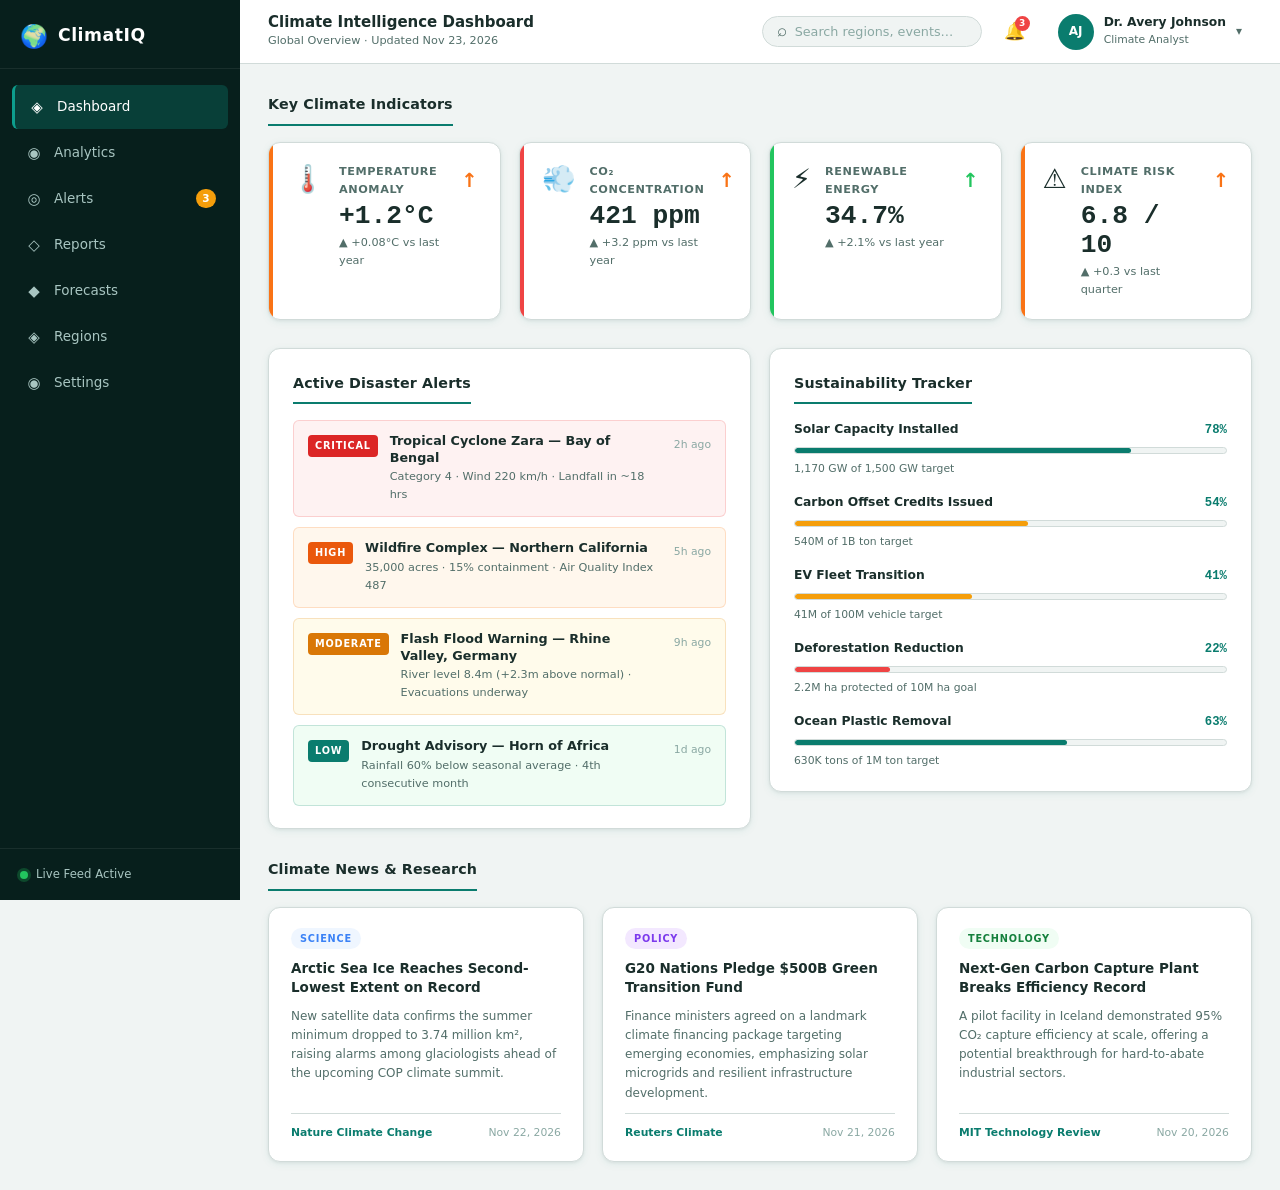
<file: Climate/index.html>
<!DOCTYPE html>
<html lang="en">
<head>
  <meta charset="UTF-8" />
  <meta name="viewport" content="width=device-width, initial-scale=1.0" />
  <title>Climate Intelligence Dashboard</title>
  <link rel="stylesheet" href="style.css" />
</head>
<body>

  <!-- ============================================================
       SIDEBAR NAVIGATION
  ============================================================ -->
  <aside class="sidebar">
    <div class="sidebar__logo">
      <span class="sidebar__logo-icon">🌍</span>
      <span class="sidebar__logo-text">ClimatIQ</span>
    </div>

    <nav class="sidebar__nav">
      <ul class="sidebar__nav-list">
        <li class="sidebar__nav-item sidebar__nav-item--active">
          <span class="nav-icon">◈</span>
          <span class="nav-label">Dashboard</span>
        </li>
        <li class="sidebar__nav-item">
          <span class="nav-icon">◉</span>
          <span class="nav-label">Analytics</span>
        </li>
        <li class="sidebar__nav-item">
          <span class="nav-icon">◎</span>
          <span class="nav-label">Alerts</span>
          <span class="nav-badge">3</span>
        </li>
        <li class="sidebar__nav-item">
          <span class="nav-icon">◇</span>
          <span class="nav-label">Reports</span>
        </li>
        <li class="sidebar__nav-item">
          <span class="nav-icon">◆</span>
          <span class="nav-label">Forecasts</span>
        </li>
        <li class="sidebar__nav-item">
          <span class="nav-icon">◈</span>
          <span class="nav-label">Regions</span>
        </li>
        <li class="sidebar__nav-item">
          <span class="nav-icon">◉</span>
          <span class="nav-label">Settings</span>
        </li>
      </ul>
    </nav>

    <div class="sidebar__footer">
      <div class="sidebar__status">
        <span class="status-dot status-dot--live"></span>
        <span class="status-label">Live Feed Active</span>
      </div>
    </div>
  </aside>

  <!-- ============================================================
       MAIN CONTENT WRAPPER
  ============================================================ -->
  <div class="main-wrapper">

    <!-- TOP NAVIGATION BAR -->
    <header class="topnav">
      <div class="topnav__left">
        <h1 class="topnav__title">Climate Intelligence Dashboard</h1>
        <span class="topnav__subtitle">Global Overview · Updated Nov 23, 2026</span>
      </div>

      <div class="topnav__right">
        <!-- Search -->
        <div class="topnav__search">
          <span class="search-icon">⌕</span>
          <input class="search-input" type="search" placeholder="Search regions, events…" />
        </div>

        <!-- Notification bell -->
        <div class="topnav__bell">
          <span class="bell-icon">🔔</span>
          <span class="bell-badge">3</span>
        </div>

        <!-- Admin profile -->
        <div class="topnav__profile">
          <div class="profile-avatar">AJ</div>
          <div class="profile-info">
            <span class="profile-name">Dr. Avery Johnson</span>
            <span class="profile-role">Climate Analyst</span>
          </div>
          <span class="profile-caret">▾</span>
        </div>
      </div>
    </header>

    <!-- ============================================================
         DASHBOARD CONTENT
    ============================================================ -->
    <main class="dashboard">

      <!-- ── SECTION: KPI CARDS ── -->
      <section class="section">
        <h2 class="section__title">Key Climate Indicators</h2>
        <div class="kpi-grid">

          <!-- KPI 1: Temperature Anomaly -->
          <div class="kpi-card kpi-card--warn">
            <div class="kpi-card__icon">🌡️</div>
            <div class="kpi-card__body">
              <span class="kpi-card__label">Temperature Anomaly</span>
              <span class="kpi-card__value">+1.2°C</span>
              <span class="kpi-card__meta">▲ +0.08°C vs last year</span>
            </div>
            <div class="kpi-card__trend kpi-card__trend--up">↑</div>
          </div>

          <!-- KPI 2: CO₂ Concentration -->
          <div class="kpi-card kpi-card--danger">
            <div class="kpi-card__icon">💨</div>
            <div class="kpi-card__body">
              <span class="kpi-card__label">CO₂ Concentration</span>
              <span class="kpi-card__value">421 ppm</span>
              <span class="kpi-card__meta">▲ +3.2 ppm vs last year</span>
            </div>
            <div class="kpi-card__trend kpi-card__trend--up">↑</div>
          </div>

          <!-- KPI 3: Renewable Energy Share -->
          <div class="kpi-card kpi-card--good">
            <div class="kpi-card__icon">⚡</div>
            <div class="kpi-card__body">
              <span class="kpi-card__label">Renewable Energy</span>
              <span class="kpi-card__value">34.7%</span>
              <span class="kpi-card__meta">▲ +2.1% vs last year</span>
            </div>
            <div class="kpi-card__trend kpi-card__trend--up kpi-card__trend--positive">↑</div>
          </div>

          <!-- KPI 4: Climate Risk Index -->
          <div class="kpi-card kpi-card--warn">
            <div class="kpi-card__icon">⚠️</div>
            <div class="kpi-card__body">
              <span class="kpi-card__label">Climate Risk Index</span>
              <span class="kpi-card__value">6.8 / 10</span>
              <span class="kpi-card__meta">▲ +0.3 vs last quarter</span>
            </div>
            <div class="kpi-card__trend kpi-card__trend--up">↑</div>
          </div>

        </div>
      </section>

      <!-- ── TWO-COLUMN ROW: ALERTS + SUSTAINABILITY ── -->
      <div class="two-col-grid">

        <!-- SECTION: DISASTER ALERTS -->
        <section class="section card">
          <h2 class="section__title">Active Disaster Alerts</h2>
          <ul class="alert-list">

            <li class="alert-item alert-item--critical">
              <span class="alert-item__level">CRITICAL</span>
              <div class="alert-item__body">
                <span class="alert-item__title">Tropical Cyclone Zara — Bay of Bengal</span>
                <span class="alert-item__detail">Category 4 · Wind 220 km/h · Landfall in ~18 hrs</span>
              </div>
              <span class="alert-item__time">2h ago</span>
            </li>

            <li class="alert-item alert-item--high">
              <span class="alert-item__level">HIGH</span>
              <div class="alert-item__body">
                <span class="alert-item__title">Wildfire Complex — Northern California</span>
                <span class="alert-item__detail">35,000 acres · 15% containment · Air Quality Index 487</span>
              </div>
              <span class="alert-item__time">5h ago</span>
            </li>

            <li class="alert-item alert-item--moderate">
              <span class="alert-item__level">MODERATE</span>
              <div class="alert-item__body">
                <span class="alert-item__title">Flash Flood Warning — Rhine Valley, Germany</span>
                <span class="alert-item__detail">River level 8.4m (+2.3m above normal) · Evacuations underway</span>
              </div>
              <span class="alert-item__time">9h ago</span>
            </li>

            <li class="alert-item alert-item--low">
              <span class="alert-item__level">LOW</span>
              <div class="alert-item__body">
                <span class="alert-item__title">Drought Advisory — Horn of Africa</span>
                <span class="alert-item__detail">Rainfall 60% below seasonal average · 4th consecutive month</span>
              </div>
              <span class="alert-item__time">1d ago</span>
            </li>

          </ul>
        </section>

        <!-- SECTION: SUSTAINABILITY TRACKER -->
        <section class="section card">
          <h2 class="section__title">Sustainability Tracker</h2>
          <ul class="tracker-list">

            <li class="tracker-item">
              <div class="tracker-item__header">
                <span class="tracker-item__label">Solar Capacity Installed</span>
                <span class="tracker-item__value">78%</span>
              </div>
              <div class="progress-bar">
                <div class="progress-bar__fill progress-bar__fill--high" style="width:78%"></div>
              </div>
              <span class="tracker-item__detail">1,170 GW of 1,500 GW target</span>
            </li>

            <li class="tracker-item">
              <div class="tracker-item__header">
                <span class="tracker-item__label">Carbon Offset Credits Issued</span>
                <span class="tracker-item__value">54%</span>
              </div>
              <div class="progress-bar">
                <div class="progress-bar__fill progress-bar__fill--mid" style="width:54%"></div>
              </div>
              <span class="tracker-item__detail">540M of 1B ton target</span>
            </li>

            <li class="tracker-item">
              <div class="tracker-item__header">
                <span class="tracker-item__label">EV Fleet Transition</span>
                <span class="tracker-item__value">41%</span>
              </div>
              <div class="progress-bar">
                <div class="progress-bar__fill progress-bar__fill--mid" style="width:41%"></div>
              </div>
              <span class="tracker-item__detail">41M of 100M vehicle target</span>
            </li>

            <li class="tracker-item">
              <div class="tracker-item__header">
                <span class="tracker-item__label">Deforestation Reduction</span>
                <span class="tracker-item__value">22%</span>
              </div>
              <div class="progress-bar">
                <div class="progress-bar__fill progress-bar__fill--low" style="width:22%"></div>
              </div>
              <span class="tracker-item__detail">2.2M ha protected of 10M ha goal</span>
            </li>

            <li class="tracker-item">
              <div class="tracker-item__header">
                <span class="tracker-item__label">Ocean Plastic Removal</span>
                <span class="tracker-item__value">63%</span>
              </div>
              <div class="progress-bar">
                <div class="progress-bar__fill progress-bar__fill--high" style="width:63%"></div>
              </div>
              <span class="tracker-item__detail">630K tons of 1M ton target</span>
            </li>

          </ul>
        </section>

      </div>

      <!-- ── SECTION: NEWS CARDS ── -->
      <section class="section">
        <h2 class="section__title">Climate News &amp; Research</h2>
        <div class="news-grid">

          <article class="news-card">
            <div class="news-card__tag news-card__tag--science">Science</div>
            <h3 class="news-card__title">Arctic Sea Ice Reaches Second-Lowest Extent on Record</h3>
            <p class="news-card__excerpt">New satellite data confirms the summer minimum dropped to 3.74 million km², raising alarms among glaciologists ahead of the upcoming COP climate summit.</p>
            <footer class="news-card__footer">
              <span class="news-card__source">Nature Climate Change</span>
              <span class="news-card__date">Nov 22, 2026</span>
            </footer>
          </article>

          <article class="news-card">
            <div class="news-card__tag news-card__tag--policy">Policy</div>
            <h3 class="news-card__title">G20 Nations Pledge $500B Green Transition Fund</h3>
            <p class="news-card__excerpt">Finance ministers agreed on a landmark climate financing package targeting emerging economies, emphasizing solar microgrids and resilient infrastructure development.</p>
            <footer class="news-card__footer">
              <span class="news-card__source">Reuters Climate</span>
              <span class="news-card__date">Nov 21, 2026</span>
            </footer>
          </article>

          <article class="news-card">
            <div class="news-card__tag news-card__tag--tech">Technology</div>
            <h3 class="news-card__title">Next-Gen Carbon Capture Plant Breaks Efficiency Record</h3>
            <p class="news-card__excerpt">A pilot facility in Iceland demonstrated 95% CO₂ capture efficiency at scale, offering a potential breakthrough for hard-to-abate industrial sectors.</p>
            <footer class="news-card__footer">
              <span class="news-card__source">MIT Technology Review</span>
              <span class="news-card__date">Nov 20, 2026</span>
            </footer>
          </article>

        </div>
      </section>

    </main>
    <!-- END DASHBOARD CONTENT -->

  </div>
  <!-- END MAIN WRAPPER -->

</body>
</html>
</file>
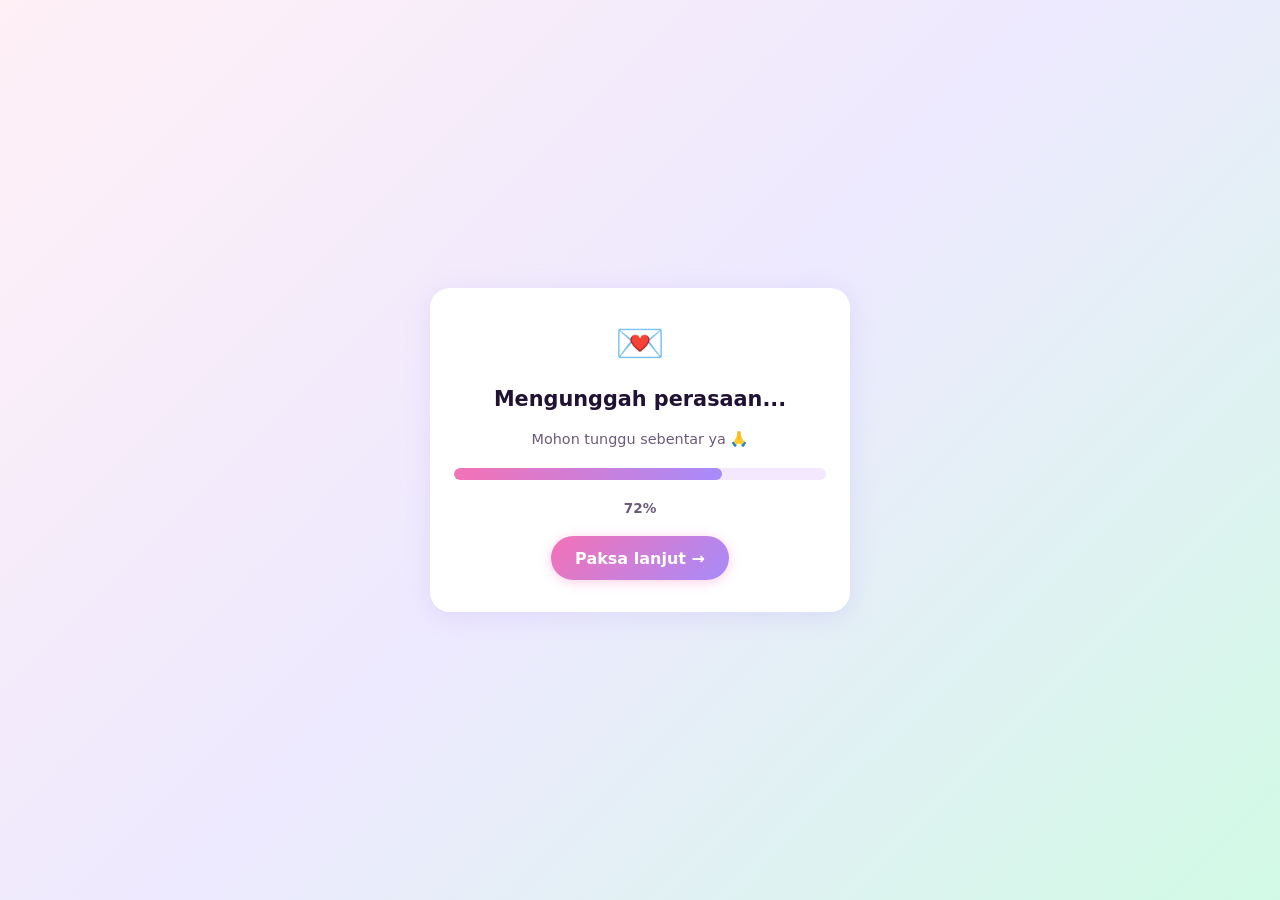
<file: Date/index.html>
<!DOCTYPE html>
<html lang="id">
<head>
  <meta charset="UTF-8" />
  <meta name="viewport" content="width=device-width, initial-scale=1.0" />
  <title>Mau Gak? 💌</title>
  <style>
    /* =========================================================
       CSS CUSTOM PROPERTIES
       ========================================================= */
    :root {
      --bg: #fff0f6;
      --surface: #fff;
      --accent: #f472b6;
      --accent2: #a78bfa;
      --accent3: #34d399;
      --text: #1f1235;
      --muted: #6b5b7b;
      --radius: 1.25rem;
      --shadow: 0 4px 24px rgba(167,139,250,.18);
      --transition: 0.35s cubic-bezier(.4,0,.2,1);
      --font: -apple-system, "Rounded Mplus 1c", "Nunito", ui-rounded, system-ui, sans-serif;
    }

    /* =========================================================
       RESET & BASE
       ========================================================= */
    *, *::before, *::after { box-sizing: border-box; margin: 0; padding: 0; }

    html, body {
      height: 100%;
      min-height: 100dvh;
    }

    body {
      font-family: var(--font);
      background: linear-gradient(135deg, #fff0f6 0%, #ede9fe 50%, #d1fae5 100%);
      background-attachment: fixed;
      color: var(--text);
      display: flex;
      align-items: center;
      justify-content: center;
      min-height: 100dvh;
      overflow-x: hidden;
    }

    /* =========================================================
       SCENE SYSTEM
       ========================================================= */
    section {
      position: fixed;
      inset: 0;
      display: flex;
      align-items: center;
      justify-content: center;
      padding: 1.25rem;
      opacity: 0;
      pointer-events: none;
      transition: opacity var(--transition);
      z-index: 1;
    }

    section[hidden] {
      display: none !important;
    }

    section.active {
      opacity: 1;
      pointer-events: auto;
    }

    @media (prefers-reduced-motion: reduce) {
      section { transition: none; }
    }

    /* =========================================================
       CARD BASE
       ========================================================= */
    .card {
      background: var(--surface);
      border-radius: var(--radius);
      box-shadow: var(--shadow);
      padding: 2rem 1.5rem;
      max-width: 420px;
      width: 100%;
      text-align: center;
    }

    /* =========================================================
       BUTTONS
       ========================================================= */
    .btn {
      display: inline-flex;
      align-items: center;
      justify-content: center;
      min-height: 44px;
      min-width: 44px;
      padding: 0.65rem 1.5rem;
      border: none;
      border-radius: 999px;
      font-family: var(--font);
      font-size: 1rem;
      font-weight: 700;
      cursor: pointer;
      transition: transform .15s, box-shadow .15s;
      text-decoration: none;
    }

    .btn:focus-visible {
      outline: 3px solid var(--accent2);
      outline-offset: 3px;
    }

    .btn:active { transform: scale(.96); }

    .btn-primary {
      background: linear-gradient(135deg, var(--accent), var(--accent2));
      color: #fff;
      box-shadow: 0 2px 12px rgba(244,114,182,.35);
    }

    .btn-primary:hover { box-shadow: 0 4px 20px rgba(244,114,182,.5); transform: translateY(-1px); }

    .btn-ghost {
      background: transparent;
      color: var(--muted);
      border: 1.5px solid #e5e7eb;
    }

    .btn-ghost:hover { background: #f3f4f6; }

    .btn-danger {
      background: linear-gradient(135deg, #f87171, #fb923c);
      color: #fff;
    }

    @media (prefers-reduced-motion: reduce) {
      .btn { transition: none; }
      .btn:active { transform: none; }
      .btn-primary:hover { transform: none; }
    }

    /* =========================================================
       SCENE 1 — LOADING
       ========================================================= */
    #scene1 .card { gap: 1.25rem; display: flex; flex-direction: column; align-items: center; }

    .loading-title { font-size: 1.3rem; font-weight: 800; color: var(--text); }
    .loading-sub { font-size: .9rem; color: var(--muted); }

    .progress-wrap {
      width: 100%;
      height: 12px;
      background: #f3e8ff;
      border-radius: 999px;
      overflow: hidden;
    }

    .progress-bar {
      height: 100%;
      width: 0%;
      background: linear-gradient(90deg, var(--accent), var(--accent2));
      border-radius: 999px;
      transition: width .4s ease;
    }

    @media (prefers-reduced-motion: reduce) {
      .progress-bar { transition: none; }
    }

    .progress-label { font-size: .85rem; color: var(--muted); font-weight: 600; }

    /* =========================================================
       SCENE 2 — WRAPPED
       ========================================================= */
    #scene2 .card { overflow: hidden; padding: 0; position: relative; }

    .wrapped-viewport {
      width: 100%;
      overflow: hidden;
      touch-action: pan-y;
    }

    .wrapped-track {
      display: flex;
      transition: transform .35s cubic-bezier(.4,0,.2,1);
      will-change: transform;
    }

    @media (prefers-reduced-motion: reduce) {
      .wrapped-track { transition: none; }
    }

    .wrapped-slide {
      flex: 0 0 100%;
      padding: 2rem 1.5rem 1.5rem;
      display: flex;
      flex-direction: column;
      align-items: center;
      gap: .75rem;
      min-height: 300px;
    }

    .wrapped-emoji { font-size: 3rem; line-height: 1; }
    .wrapped-label { font-size: .8rem; text-transform: uppercase; letter-spacing: .1em; color: var(--muted); font-weight: 700; }
    .wrapped-value { font-size: 2.5rem; font-weight: 900; color: var(--text); line-height: 1.1; }
    .wrapped-desc { font-size: .95rem; color: var(--muted); }

    .wrapped-nav {
      display: flex;
      align-items: center;
      justify-content: space-between;
      padding: .75rem 1rem;
      border-top: 1px solid #f3e8ff;
      gap: .5rem;
    }

    .wrapped-dots {
      display: flex;
      gap: .4rem;
      align-items: center;
    }

    .dot {
      width: 8px; height: 8px;
      border-radius: 50%;
      background: #e5e7eb;
      transition: background .2s, transform .2s;
    }

    .dot.active { background: var(--accent); transform: scale(1.3); }

    @media (prefers-reduced-motion: reduce) {
      .dot { transition: none; }
      .dot.active { transform: none; }
    }

    .arrow-btn {
      width: 36px; height: 36px; min-width: 44px; min-height: 44px;
      border-radius: 50%;
      border: 1.5px solid #e5e7eb;
      background: #fff;
      cursor: pointer;
      font-size: 1.1rem;
      display: flex; align-items: center; justify-content: center;
      transition: background .15s;
    }

    .arrow-btn:hover { background: #f9fafb; }
    .arrow-btn:focus-visible { outline: 3px solid var(--accent2); outline-offset: 2px; }
    .arrow-btn:disabled { opacity: .35; cursor: default; }

    /* =========================================================
       SCENE 3 — QUESTION
       ========================================================= */
    #scene3 .card { gap: 1.25rem; display: flex; flex-direction: column; align-items: center; }

    .question-text {
      font-size: 1.5rem;
      font-weight: 900;
      line-height: 1.3;
      color: var(--text);
    }

    .question-sub { font-size: .95rem; color: var(--muted); }

    .question-btns {
      display: flex;
      gap: 1rem;
      flex-wrap: wrap;
      justify-content: center;
      width: 100%;
      margin-top: .5rem;
      position: relative;
    }

    /* =========================================================
       SCENE 4 — DODGE BUTTON (positioned absolutely via JS)
       ========================================================= */
    #btn-no {
      position: fixed;
      z-index: 10;
      transition: left .25s cubic-bezier(.4,0,.2,1), top .25s cubic-bezier(.4,0,.2,1);
    }

    @media (prefers-reduced-motion: reduce) {
      #btn-no { transition: none; }
    }

    .rejection-msg {
      background: var(--surface);
      border-radius: var(--radius);
      box-shadow: var(--shadow);
      padding: 2rem 1.5rem;
      max-width: 360px;
      width: 90%;
      text-align: center;
      display: flex;
      flex-direction: column;
      gap: 1rem;
      align-items: center;
      position: fixed;
      top: 50%;
      left: 50%;
      transform: translate(-50%, -50%);
      z-index: 20;
    }

    .rejection-msg p { font-size: 1.1rem; font-weight: 700; color: var(--text); }
    .rejection-msg span { font-size: .9rem; color: var(--muted); }

    /* =========================================================
       SCENE 5 — YES / CONFETTI / TICKET
       ========================================================= */
    #scene5 .card { gap: 1.25rem; display: flex; flex-direction: column; align-items: center; }

    #confetti-canvas {
      position: fixed;
      inset: 0;
      pointer-events: none;
      z-index: 50;
    }

    .ticket-title { font-size: 1.5rem; font-weight: 900; color: var(--text); }
    .ticket-sub { font-size: .9rem; color: var(--muted); }

    .ticket-form {
      width: 100%;
      display: flex;
      flex-direction: column;
      gap: .85rem;
      margin-top: .5rem;
    }

    .ticket-form label {
      font-size: .85rem;
      font-weight: 700;
      color: var(--muted);
      text-align: left;
      display: block;
      margin-bottom: .2rem;
    }

    .ticket-form select,
    .ticket-form input[type="date"] {
      width: 100%;
      padding: .6rem .85rem;
      border: 1.5px solid #e5e7eb;
      border-radius: .75rem;
      font-family: var(--font);
      font-size: 1rem;
      color: var(--text);
      background: #fafafa;
      outline: none;
      min-height: 44px;
    }

    .ticket-form select:focus,
    .ticket-form input[type="date"]:focus {
      border-color: var(--accent2);
      box-shadow: 0 0 0 3px rgba(167,139,250,.18);
    }

    .error-inline {
      font-size: .85rem;
      color: #dc2626;
      font-weight: 600;
      text-align: left;
    }

    /* =========================================================
       ARIA LIVE REGION
       ========================================================= */
    .sr-only {
      position: absolute;
      width: 1px; height: 1px;
      padding: 0; margin: -1px;
      overflow: hidden;
      clip: rect(0,0,0,0);
      white-space: nowrap;
      border: 0;
    }
  </style>
</head>
<body>

<!-- ARIA live region for screen reader announcements -->
<div id="live-region" aria-live="polite" aria-atomic="true" class="sr-only"></div>

<!-- =========================================================
     SCENE 1 — LOADING
     ========================================================= -->
<section id="scene1" aria-label="Memuat perasaan">
  <div class="card">
    <div style="font-size:2.5rem" aria-hidden="true">💌</div>
    <p class="loading-title" id="s1-title">Mengunggah perasaan...</p>
    <p class="loading-sub" id="s1-sub">Mohon tunggu sebentar ya 🙏</p>
    <div class="progress-wrap" role="progressbar" aria-valuenow="0" aria-valuemin="0" aria-valuemax="100" id="s1-progress-wrap">
      <div class="progress-bar" id="s1-bar"></div>
    </div>
    <p class="progress-label" id="s1-pct">0%</p>
    <button id="btn-force" class="btn btn-primary" hidden
      aria-label="Paksa lanjut ke halaman berikutnya">
      Paksa lanjut →
    </button>
  </div>
</section>

<!-- =========================================================
     SCENE 2 — WRAPPED
     ========================================================= -->
<section id="scene2" hidden aria-label="Statistik perasaan">
  <div class="card">
    <div class="wrapped-viewport" id="wrapped-viewport">
      <div class="wrapped-track" id="wrapped-track" aria-live="polite">
        <!-- slides inserted by JS -->
      </div>
    </div>
    <div class="wrapped-nav">
      <button class="arrow-btn" id="btn-prev" aria-label="Kartu sebelumnya">‹</button>
      <div class="wrapped-dots" id="wrapped-dots" role="tablist" aria-label="Navigasi kartu"></div>
      <button class="arrow-btn" id="btn-next" aria-label="Kartu selanjutnya">›</button>
    </div>
  </div>
</section>

<!-- =========================================================
     SCENE 3 — QUESTION
     ========================================================= -->
<section id="scene3" hidden aria-label="Pertanyaan">
  <div class="card">
    <div style="font-size:2.5rem" aria-hidden="true">🥺</div>
    <p class="question-text" id="s3-question"></p>
    <p class="question-sub" id="s3-sub"></p>
    <div class="question-btns" id="question-btns">
      <button id="btn-yes" class="btn btn-primary" style="font-size:1.1rem;padding:.75rem 2rem">
        Mau ✨
      </button>
      <!-- btn-no injected fixed-positioned by JS -->
    </div>
  </div>
</section>

<!-- =========================================================
     SCENE 4 — REJECTION MESSAGE (overlay inside scene3)
     ========================================================= -->
<!-- Rendered dynamically as overlay, see JS -->

<!-- =========================================================
     SCENE 5 — YES / DATE TICKET
     ========================================================= -->
<section id="scene5" hidden aria-label="Tiket kencan">
  <canvas id="confetti-canvas" aria-hidden="true"></canvas>
  <div class="card" id="ticket-card">
    <div style="font-size:2.5rem" aria-hidden="true">🎉</div>
    <p class="ticket-title" id="s5-title"></p>
    <p class="ticket-sub" id="s5-sub"></p>
    <div class="ticket-form">
      <div>
        <label for="select-place">Tempat kencan</label>
        <select id="select-place" aria-required="true">
          <!-- options inserted by JS -->
        </select>
      </div>
      <div>
        <label for="input-date">Tanggal</label>
        <input type="date" id="input-date" aria-required="true" />
        <p class="error-inline" id="date-error" hidden aria-live="assertive"></p>
      </div>
      <button id="btn-wa" class="btn btn-primary" style="margin-top:.25rem">
        Konfirmasi via WhatsApp 💬
      </button>
    </div>
  </div>
</section>

<script>
/* =========================================================
   CONFIG — satu-satunya sumber semua teks & konfigurasi
   ========================================================= */
const CONFIG = {
  /* Personalisasi default (di-override oleh URL params) */
  defaultTo:   "kamu",
  defaultFrom: "aku",

  /* Nomor WhatsApp format internasional (tanpa + dan tanpa 0 di depan) */
  phone: "62812345678",

  /* Kartu Wrapped — 4 kartu statistik palsu yang lucu */
  wrappedCards: [
    {
      emoji: "😳",
      label: "Jumlah kali kamu kepikiran",
      value: "1.247×",
      desc: "dalam 30 hari terakhir"
    },
    {
      emoji: "🕐",
      label: "Total waktu yang dihabiskan",
      value: "47 jam",
      desc: "cuma buat stalking story kamu"
    },
    {
      emoji: "💬",
      label: "Pesan yang ditulis tapi nggak jadi dikirim",
      value: "83 draft",
      desc: "semuanya bilang 'aku suka kamu'"
    },
    {
      emoji: "💖",
      label: "Tingkat perasaan",
      value: "9.9 / 10",
      desc: "data ini beneran akurat, percaya deh"
    }
  ],

  /* Label tombol di kartu terakhir Wrapped */
  wrappedLastBtnLabel: "Lanjut ke bagian penting →",

  /* Label tombol navigasi Wrapped */
  wrappedBtnNext: "›",
  wrappedBtnPrev: "‹",

  /* Teks scene 3 */
  questionText: ", mau jadi pacar aku?",   /* diprefiks oleh nama `to` */
  questionSub:  "Jujur aja ya, nggak apa-apa kok 🤍",

  /* Label tombol utama */
  btnYesLabel:   "Mau ✨",
  btnNoLabel:    "Nggak dulu",

  /* Label dodge — tepat 5 item, satu per kabur */
  dodgeLabels: [
    "Yakin? 👀",
    "Coba lagi 😅",
    "Hampir... 🫣",
    "Dikit lagi 🥹",
    "Oke, jujur aja 😇"
  ],

  /* Pesan penolakan setelah 5 kali kabur */
  rejectionMsg:    "Makasih udah jujur 🙏",
  rejectionSub:    "Kita tetep temenan ya. Nggak ada yang berubah kok, tenang aja.",
  rejectionClose:  "Tutup",

  /* Scene 5 */
  yesTitle:       ", makasih ya! 🥹",    /* diprefiks oleh nama `to` */
  yesSub:         "Yuk, atur kencan pertama kita:",
  places:         ["Ngopi bareng ☕", "Nonton film 🎬", "Mie ayam dulu 🍜", "Jalan-jalan sore 🌇", "Main board game 🎲"],
  placeDefault:   "-- Pilih tempat --",
  confirmBtn:     "Konfirmasi via WhatsApp 💬",
  errorNoDate:    "Tanggal kencannya belum dipilih nih, isi dulu ya 📅",
  waMessage:      (to, from, place, date) =>
    `Halo! Ini dari ${from} 💌\n${to} udah setuju buat kencan!\n\n📍 Tempat: ${place}\n📅 Tanggal: ${date}\n\nSampai ketemu ya! 🎉`,

  /* Loading scene */
  loadingTitle: "Mengunggah perasaan...",
  loadingSub:   "Mohon tunggu sebentar ya 🙏",
  forceBtnLabel: "Paksa lanjut →",
};

/* =========================================================
   STATE
   ========================================================= */
const STATE = {
  currentScene: 0,     /* 1-indexed */
  to:   CONFIG.defaultTo,
  from: CONFIG.defaultFrom,
  wrappedIndex: 0,
  dodgeCount: 0,       /* satu-satunya sumber kebenaran kabur */
  dodgeDebounce: false,
  rejectionShown: false,
};

/* =========================================================
   HELPERS
   ========================================================= */
function announce(msg) {
  const el = document.getElementById("live-region");
  if (el) { el.textContent = ""; setTimeout(() => { el.textContent = msg; }, 50); }
}

function formatDate(isoStr) {
  if (!isoStr) return "";
  const [y, m, d] = isoStr.split("-");
  const months = ["Januari","Februari","Maret","April","Mei","Juni",
                  "Juli","Agustus","September","Oktober","November","Desember"];
  return `${parseInt(d)} ${months[parseInt(m)-1]} ${y}`;
}

/* =========================================================
   goToScene — satu-satunya cara berpindah scene
   ========================================================= */
function goToScene(n) {
  try {
    const prev = document.getElementById("scene" + STATE.currentScene);
    if (prev) {
      prev.classList.remove("active");
      /* sembunyikan setelah transisi selesai — pakai setTimeout, bukan transitionend */
      setTimeout(() => { if (prev) prev.setAttribute("hidden", ""); }, 400);
    }

    STATE.currentScene = n;
    const next = document.getElementById("scene" + n);
    if (!next) { console.error("[goToScene] scene tidak ditemukan:", n); return; }

    next.removeAttribute("hidden");
    /* Delay satu frame supaya transisi opacity berjalan */
    requestAnimationFrame(() => {
      requestAnimationFrame(() => {
        next.classList.add("active");
        announce("Halaman " + n + " ditampilkan");
      });
    });

    /* Inisialisasi scene */
    if (n === 1) initScene1();
    if (n === 2) initScene2();
    if (n === 3) initScene3();
    if (n === 5) initScene5();
  } catch (e) {
    console.error("[goToScene] error:", e);
  }
}

/* =========================================================
   URL PARAMS — baca ?to=, ?from=, ?scene=
   ========================================================= */
(function parseParams() {
  try {
    const p = new URLSearchParams(window.location.search);
    if (p.get("to"))   STATE.to   = p.get("to").trim()   || CONFIG.defaultTo;
    if (p.get("from")) STATE.from = p.get("from").trim() || CONFIG.defaultFrom;
  } catch (e) { console.error("[parseParams]", e); }
})();

/* =========================================================
   SCENE 1 — LOADING
   ========================================================= */
function initScene1() {
  try {
    const bar    = document.getElementById("s1-bar");
    const pct    = document.getElementById("s1-pct");
    const wrap   = document.getElementById("s1-progress-wrap");
    const title  = document.getElementById("s1-title");
    const sub    = document.getElementById("s1-sub");
    const forceBtn = document.getElementById("btn-force");

    /* Pastikan teks dari CONFIG */
    title.textContent = CONFIG.loadingTitle;
    sub.textContent   = CONFIG.loadingSub;
    forceBtn.textContent = CONFIG.forceBtnLabel;
    forceBtn.setAttribute("hidden", "");

    /* Animasi progress bar kosmetik — naik ke 99%, macet di sana */
    let current = 0;
    const target = 99;
    const steps = [
      { to: 30, delay: 300 },
      { to: 55, delay: 600 },
      { to: 72, delay: 900 },
      { to: 85, delay: 1200 },
      { to: 92, delay: 1800 },
      { to: 99, delay: 2800 },
    ];

    steps.forEach(({ to, delay }) => {
      setTimeout(() => {
        bar.style.width = to + "%";
        pct.textContent = to + "%";
        wrap.setAttribute("aria-valuenow", to);
      }, delay);
    });

    /* ✅ (a) Tombol "Paksa lanjut" muncul 4 detik setelah load
       Sepenuhnya independen dari progress bar, animasi CSS, atau rAF */
    setTimeout(() => {
      forceBtn.removeAttribute("hidden");
      forceBtn.focus();
      announce(CONFIG.forceBtnLabel + " — tekan untuk melanjutkan");
    }, 4000);

    /* Klik tombol → scene 2 */
    forceBtn.onclick = () => goToScene(2);

  } catch (e) { console.error("[initScene1]", e); }
}

/* =========================================================
   SCENE 2 — WRAPPED
   ========================================================= */
function initScene2() {
  try {
    const track    = document.getElementById("wrapped-track");
    const dotsWrap = document.getElementById("wrapped-dots");
    const btnPrev  = document.getElementById("btn-prev");
    const btnNext  = document.getElementById("btn-next");
    const cards    = CONFIG.wrappedCards;
    const total    = cards.length;

    /* Build slides */
    track.innerHTML = "";
    dotsWrap.innerHTML = "";

    cards.forEach((c, i) => {
      const slide = document.createElement("div");
      slide.className = "wrapped-slide";
      slide.setAttribute("role", "tabpanel");
      slide.id = "wrapped-slide-" + i;

      const emoji = document.createElement("div");
      emoji.className = "wrapped-emoji";
      emoji.setAttribute("aria-hidden", "true");
      emoji.textContent = c.emoji;

      const label = document.createElement("p");
      label.className = "wrapped-label";
      label.textContent = c.label;

      const value = document.createElement("p");
      value.className = "wrapped-value";
      value.textContent = c.value;

      const desc = document.createElement("p");
      desc.className = "wrapped-desc";
      desc.textContent = c.desc;

      slide.append(emoji, label, value, desc);

      /* Kartu terakhir punya tombol lanjut */
      if (i === total - 1) {
        const btn = document.createElement("button");
        btn.className = "btn btn-primary";
        btn.style.marginTop = ".75rem";
        btn.textContent = CONFIG.wrappedLastBtnLabel;
        btn.onclick = () => goToScene(3);
        slide.append(btn);
      }

      track.append(slide);

      /* Dot */
      const dot = document.createElement("button");
      dot.className = "dot" + (i === 0 ? " active" : "");
      dot.setAttribute("role", "tab");
      dot.setAttribute("aria-selected", i === 0 ? "true" : "false");
      dot.setAttribute("aria-controls", "wrapped-slide-" + i);
      dot.setAttribute("aria-label", "Kartu " + (i + 1));
      dot.addEventListener("click", () => goToWrapped(i));
      dotsWrap.append(dot);
    });

    STATE.wrappedIndex = 0;
    updateWrapped(false);

    /* Swipe via pointer events */
    let startX = null, startY = null;
    const vp = document.getElementById("wrapped-viewport");

    vp.addEventListener("pointerdown", (e) => {
      startX = e.clientX; startY = e.clientY;
    }, { passive: true });

    vp.addEventListener("pointerup", (e) => {
      if (startX === null) return;
      const dx = e.clientX - startX;
      const dy = Math.abs(e.clientY - startY);
      if (Math.abs(dx) > 40 && dy < 60) {
        if (dx < 0) goToWrapped(STATE.wrappedIndex + 1);
        else goToWrapped(STATE.wrappedIndex - 1);
      }
      startX = null;
    }, { passive: true });

    btnPrev.onclick = () => goToWrapped(STATE.wrappedIndex - 1);
    btnNext.onclick = () => goToWrapped(STATE.wrappedIndex + 1);

  } catch (e) { console.error("[initScene2]", e); }
}

function goToWrapped(idx) {
  try {
    const total = CONFIG.wrappedCards.length;
    idx = Math.max(0, Math.min(total - 1, idx));
    STATE.wrappedIndex = idx;
    updateWrapped(true);
  } catch (e) { console.error("[goToWrapped]", e); }
}

function updateWrapped(animate) {
  try {
    const track    = document.getElementById("wrapped-track");
    const dotsWrap = document.getElementById("wrapped-dots");
    const btnPrev  = document.getElementById("btn-prev");
    const btnNext  = document.getElementById("btn-next");
    const i        = STATE.wrappedIndex;
    const total    = CONFIG.wrappedCards.length;

    if (!animate) track.style.transition = "none";
    track.style.transform = `translateX(-${i * 100}%)`;
    if (!animate) requestAnimationFrame(() => { track.style.transition = ""; });

    const dots = dotsWrap.querySelectorAll(".dot");
    dots.forEach((d, j) => {
      d.classList.toggle("active", j === i);
      d.setAttribute("aria-selected", j === i ? "true" : "false");
    });

    btnPrev.disabled = i === 0;
    btnNext.disabled = i === total - 1;
    announce("Kartu " + (i + 1) + " dari " + total + ": " + CONFIG.wrappedCards[i].label);
  } catch (e) { console.error("[updateWrapped]", e); }
}

/* =========================================================
   SCENE 3 — QUESTION + DODGE LOGIC
   ========================================================= */
function initScene3() {
  try {
    /* Reset state */
    STATE.dodgeCount    = 0;
    STATE.dodgeDebounce = false;
    STATE.rejectionShown = false;

    /* Teks */
    const q = document.getElementById("s3-question");
    const s = document.getElementById("s3-sub");
    q.textContent = STATE.to + CONFIG.questionText;
    s.textContent = CONFIG.questionSub;

    /* Tombol Mau */
    const btnYes = document.getElementById("btn-yes");
    btnYes.textContent = CONFIG.btnYesLabel;
    btnYes.onclick = () => goToScene(5);

    /* Buat / reset tombol "Nggak dulu" */
    let btnNo = document.getElementById("btn-no");
    if (!btnNo) {
      btnNo = document.createElement("button");
      btnNo.id = "btn-no";
      btnNo.className = "btn btn-ghost";
      document.body.append(btnNo);
    }
    btnNo.textContent = CONFIG.btnNoLabel;
    btnNo.style.cssText = "";   /* reset gaya inline */
    btnNo.className = "btn btn-ghost";
    btnNo.removeAttribute("hidden");

    /* Posisi awal: di sebelah kanan btn-yes */
    positionNoButtonInitial(btnNo);

    /* =========================================================
       DODGE LOGIC
       ========================================================= */
    attachDodgeHandlers(btnNo);

  } catch (e) { console.error("[initScene3]", e); }
}

function positionNoButtonInitial(btn) {
  try {
    const qBtns = document.getElementById("question-btns");
    const rect  = qBtns.getBoundingClientRect();
    btn.style.position = "fixed";
    btn.style.left = (rect.left + rect.width / 2 + 8) + "px";
    btn.style.top  = (rect.top + (rect.height - 44) / 2) + "px";
  } catch(e) { console.error("[positionNoButtonInitial]", e); }
}

function attachDodgeHandlers(btn) {
  try {
    /* Hapus listener lama */
    const fresh = btn.cloneNode(true);
    btn.parentNode.replaceChild(fresh, btn);
    btn = document.getElementById("btn-no");

    let lastDodgeTime = 0;

    function tryDodge(e) {
      /* Kalau rejection sudah tampil, abaikan */
      if (STATE.rejectionShown) return;

      const now = Date.now();
      if (now - lastDodgeTime < 300) return; /* debounce 300ms */

      if (STATE.dodgeCount >= 5) {
        /* Sudah 5 kali kabur — klik normal → tampil pesan */
        return;
      }

      /* Jalankan dodge */
      e.preventDefault();
      lastDodgeTime = now;
      STATE.dodgeCount++;

      /* Ganti label */
      const labelIdx = STATE.dodgeCount - 1;
      btn.textContent = CONFIG.dodgeLabels[labelIdx];

      /* Kabur ke posisi random */
      dodgeToRandom(btn);

      announce("Tombol kabur ke posisi baru");

      /* Kalau ini kabur ke-5, setelah animasi selesai aktifkan klik */
      if (STATE.dodgeCount >= 5) {
        setTimeout(() => {
          btn.textContent = CONFIG.dodgeLabels[4];
          announce("Tombol sudah bisa diklik");
        }, 300);
      }
    }

    /* pointerenter → dodge untuk mouse hover */
    btn.addEventListener("pointerenter", (e) => {
      if (e.pointerType === "mouse") tryDodge(e);
    });

    /* pointerdown → dodge untuk sentuhan */
    btn.addEventListener("pointerdown", (e) => {
      if (e.pointerType === "touch" || e.pointerType === "pen") tryDodge(e);
    });

    /* keyboard activation */
    btn.addEventListener("keydown", (e) => {
      if (e.key === "Enter" || e.key === " ") {
        if (STATE.dodgeCount < 5) tryDodge(e);
      }
    });

    /* click → hanya setelah 5 kali kabur */
    btn.addEventListener("click", (e) => {
      if (STATE.dodgeCount < 5) {
        e.preventDefault();
        return;
      }
      showRejection();
    });

  } catch(e) { console.error("[attachDodgeHandlers]", e); }
}

function dodgeToRandom(btn) {
  try {
    const margin  = 8;
    const btnW    = btn.offsetWidth  || 110;
    const btnH    = btn.offsetHeight || 44;
    const vw      = window.innerWidth;
    const vh      = window.innerHeight;

    /* Dapatkan rect btn-yes untuk menghindari overlap */
    const yes = document.getElementById("btn-yes");
    const yesRect = yes ? yes.getBoundingClientRect() : null;

    let left, top, tries = 0;

    do {
      left = margin + Math.random() * (vw - btnW - margin * 2);
      top  = margin + Math.random() * (vh - btnH - margin * 2);
      tries++;

      if (tries > 20) break;

      /* Cek overlap dengan btn-yes */
      if (yesRect) {
        const noL = left, noR = left + btnW, noT = top, noB = top + btnH;
        const overlap = noR > yesRect.left - 8 && noL < yesRect.right + 8 &&
                        noB > yesRect.top  - 8 && noT < yesRect.bottom + 8;
        if (overlap) continue;
      }
      break;
    } while (true);

    /* Clamp agar tidak keluar layar */
    left = Math.max(margin, Math.min(vw - btnW - margin, left));
    top  = Math.max(margin, Math.min(vh - btnH - margin, top));

    btn.style.left = left + "px";
    btn.style.top  = top  + "px";

  } catch(e) { console.error("[dodgeToRandom]", e); }
}

function showRejection() {
  try {
    if (STATE.rejectionShown) return;
    STATE.rejectionShown = true;

    /* Sembunyikan btn-no */
    const btnNo = document.getElementById("btn-no");
    if (btnNo) btnNo.setAttribute("hidden", "");

    /* Buat overlay */
    const overlay = document.createElement("div");
    overlay.id = "rejection-overlay";
    overlay.setAttribute("role", "dialog");
    overlay.setAttribute("aria-modal", "true");
    overlay.setAttribute("aria-label", CONFIG.rejectionMsg);

    const msg = document.createElement("div");
    msg.className = "rejection-msg";

    const h = document.createElement("p");
    h.textContent = CONFIG.rejectionMsg;

    const s = document.createElement("span");
    s.textContent = CONFIG.rejectionSub;

    const closeBtn = document.createElement("button");
    closeBtn.className = "btn btn-ghost";
    closeBtn.textContent = CONFIG.rejectionClose;
    closeBtn.onclick = () => {
      document.body.removeChild(overlay);
      /* Kembalikan btn-no ke tampilan normal (tidak diperlukan, tapi bersih) */
      announce("Pesan ditutup");
    };

    msg.append(h, s, closeBtn);
    overlay.append(msg);
    document.body.append(overlay);

    setTimeout(() => closeBtn.focus(), 50);
    announce(CONFIG.rejectionMsg + " " + CONFIG.rejectionSub);

  } catch(e) { console.error("[showRejection]", e); }
}

/* =========================================================
   SCENE 5 — YES / CONFETTI / TICKET
   ========================================================= */
function initScene5() {
  try {
    const title = document.getElementById("s5-title");
    const sub   = document.getElementById("s5-sub");
    title.textContent = STATE.to + CONFIG.yesTitle;
    sub.textContent   = CONFIG.yesSub;

    /* Sembunyikan btn-no jika masih ada */
    const btnNo = document.getElementById("btn-no");
    if (btnNo) btnNo.setAttribute("hidden", "");

    /* Build dropdown tempat */
    const sel = document.getElementById("select-place");
    sel.innerHTML = "";
    const defOpt = document.createElement("option");
    defOpt.value = "";
    defOpt.textContent = CONFIG.placeDefault;
    sel.append(defOpt);
    CONFIG.places.forEach(p => {
      const opt = document.createElement("option");
      opt.value = p;
      opt.textContent = p;
      sel.append(opt);
    });

    /* Reset date & error */
    const dateInput = document.getElementById("input-date");
    const dateErr   = document.getElementById("date-error");
    dateInput.value = "";
    dateErr.setAttribute("hidden", "");
    dateErr.textContent = "";

    /* Tombol konfirmasi WA */
    const btnWa = document.getElementById("btn-wa");
    btnWa.textContent = CONFIG.confirmBtn;
    btnWa.onclick = handleWhatsApp;

    /* Confetti atau fade */
    const prefersReduced = window.matchMedia("(prefers-reduced-motion: reduce)").matches;
    if (prefersReduced) {
      /* Fade sederhana — scene sudah ada fade dari goToScene */
      announce(STATE.to + CONFIG.yesTitle);
    } else {
      setTimeout(() => launchConfetti(), 100);
    }

  } catch(e) { console.error("[initScene5]", e); }
}

function handleWhatsApp() {
  try {
    const sel  = document.getElementById("select-place");
    const date = document.getElementById("input-date");
    const err  = document.getElementById("date-error");

    err.setAttribute("hidden", "");
    err.textContent = "";

    if (!date.value) {
      err.textContent = CONFIG.errorNoDate;
      err.removeAttribute("hidden");
      date.focus();
      announce(CONFIG.errorNoDate);
      return;
    }

    const place      = sel.value || CONFIG.places[0];
    const dateFormatted = formatDate(date.value);
    const msg        = CONFIG.waMessage(STATE.to, STATE.from, place, dateFormatted);
    const encoded    = encodeURIComponent(msg);
    const phone      = CONFIG.phone ? CONFIG.phone.replace(/\D/g, "") : "";
    const url        = phone
      ? `https://wa.me/${phone}?text=${encoded}`
      : `https://wa.me/?text=${encoded}`;

    window.open(url, "_blank", "noopener,noreferrer");
  } catch(e) { console.error("[handleWhatsApp]", e); }
}

/* =========================================================
   CONFETTI — canvas implementation
   ========================================================= */
function launchConfetti() {
  try {
    const canvas = document.getElementById("confetti-canvas");
    const ctx    = canvas.getContext("2d");
    canvas.width  = window.innerWidth;
    canvas.height = window.innerHeight;

    const colors = ["#f472b6","#a78bfa","#34d399","#fbbf24","#60a5fa","#fb7185"];
    const COUNT  = 120;
    const particles = [];

    for (let i = 0; i < COUNT; i++) {
      particles.push({
        x:    Math.random() * canvas.width,
        y:    Math.random() * canvas.height - canvas.height,
        w:    6 + Math.random() * 8,
        h:    4 + Math.random() * 6,
        color: colors[Math.floor(Math.random() * colors.length)],
        rot:  Math.random() * Math.PI * 2,
        vx:   (Math.random() - .5) * 2,
        vy:   2 + Math.random() * 3,
        vr:   (Math.random() - .5) * .15,
      });
    }

    let frame;
    let startTime = Date.now();
    const DURATION = 3500; /* ms */

    function draw() {
      const elapsed = Date.now() - startTime;
      ctx.clearRect(0, 0, canvas.width, canvas.height);

      let alive = false;
      particles.forEach(p => {
        if (p.y > canvas.height + 20) return;
        alive = true;
        p.x  += p.vx;
        p.y  += p.vy;
        p.rot += p.vr;

        ctx.save();
        ctx.translate(p.x, p.y);
        ctx.rotate(p.rot);
        ctx.fillStyle = p.color;
        ctx.globalAlpha = elapsed < DURATION ? 1 : Math.max(0, 1 - (elapsed - DURATION) / 500);
        ctx.fillRect(-p.w / 2, -p.h / 2, p.w, p.h);
        ctx.restore();
      });

      if (alive && elapsed < DURATION + 600) {
        frame = requestAnimationFrame(draw);
      } else {
        ctx.clearRect(0, 0, canvas.width, canvas.height);
        cancelAnimationFrame(frame);
      }
    }

    frame = requestAnimationFrame(draw);
  } catch(e) { console.error("[launchConfetti]", e); }
}

/* =========================================================
   ENTRY POINT — baca ?scene= dan mulai
   ========================================================= */
(function init() {
  try {
    const p = new URLSearchParams(window.location.search);
    const sceneParam = parseInt(p.get("scene"), 10);

    /* ✅ (b) Semua scene bisa dicapai lewat ?scene=
       Scene 4 adalah perilaku tombol "Nggak dulu" di dalam scene 3,
       bukan scene terpisah — ?scene=4 diarahkan ke scene 3. */
    if (sceneParam === 4) {
      goToScene(3);
    } else if (sceneParam >= 1 && sceneParam <= 5) {
      goToScene(sceneParam);
    } else {
      goToScene(1);
    }
  } catch(e) { console.error("[init]", e); }
})();
</script>
</body>
</html>
</file>
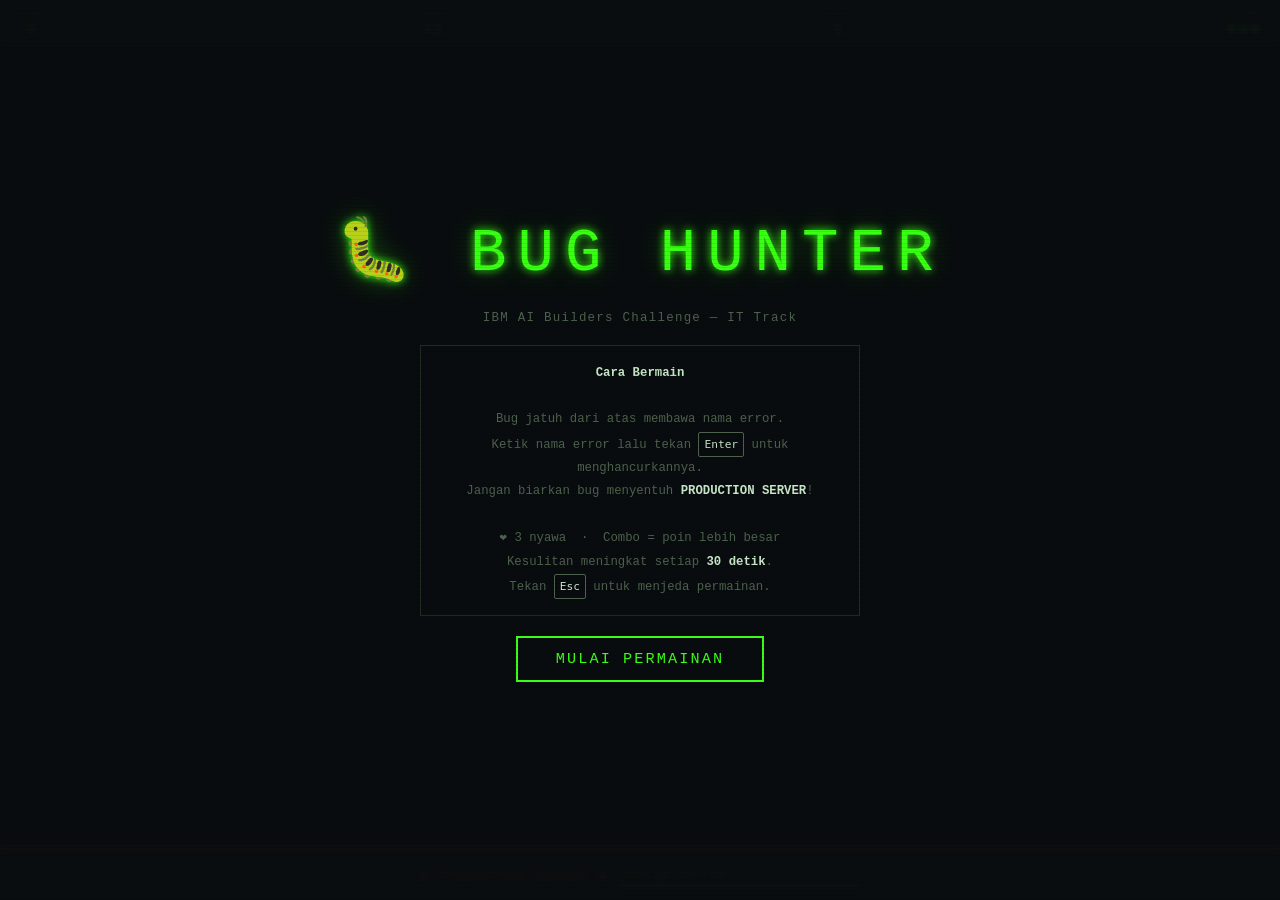
<file: Game/index.html>
<!DOCTYPE html>
<html lang="id">
<head>
  <meta charset="UTF-8" />
  <meta name="viewport" content="width=device-width, initial-scale=1.0" />
  <title>Bug Hunter 🐛</title>

  <!-- ============================================================
       STYLES — dark terminal / cyberpunk theme
       CSS custom properties drive the entire palette.
       All contrast ratios meet WCAG AA (≥ 4.5:1).
       ============================================================ -->
  <style>
    /* ── CSS Custom Properties ─────────────────────────────────── */
    :root {
      --bg:          #0a0d0f;       /* near-black */
      --surface:     #111518;
      --border:      #1f2d1f;
      --neon:        #39ff14;       /* neon green – primary accent  (~11:1 on --bg) */
      --neon-dim:    #1a7a06;
      --neon-glow:   #39ff1455;
      --red:         #ff4444;
      --yellow:      #ffe53b;
      --cyan:        #00e5ff;
      --muted:       #4d614d;
      --text:        #c8e6c8;       /* ~8:1 on --bg */
      --font:        "Courier New", Courier, monospace;
      --server-h:    52px;
      --hud-h:       46px;
    }

    /* ── Reset ──────────────────────────────────────────────────── */
    *, *::before, *::after { box-sizing: border-box; margin: 0; padding: 0; }

    body {
      background: var(--bg);
      color: var(--text);
      font-family: var(--font);
      overflow: hidden;
      user-select: none;
      -webkit-user-select: none;
    }

    /* ── Generic overlay screen ─────────────────────────────────── */
    .screen {
      position: fixed; inset: 0;
      display: flex; flex-direction: column;
      align-items: center; justify-content: center;
      gap: 20px;
      z-index: 20;
      background: rgba(10, 13, 15, .95);
      backdrop-filter: blur(2px);
    }
    .screen.hidden { display: none; }

    /* ── Neon title heading ──────────────────────────────────────── */
    .neon-title {
      font-size: clamp(2.2rem, 7vw, 3.8rem);
      color: var(--neon);
      text-shadow: 0 0 8px var(--neon), 0 0 28px var(--neon-glow);
      letter-spacing: .18em;
      text-align: center;
      line-height: 1.2;
    }
    .subtitle {
      color: var(--muted);
      font-size: .78rem;
      letter-spacing: .1em;
      text-align: center;
    }

    /* ── Buttons ─────────────────────────────────────────────────── */
    .btn {
      padding: 12px 38px;
      border: 2px solid var(--neon);
      background: transparent;
      color: var(--neon);
      font-family: var(--font);
      font-size: .95rem;
      letter-spacing: .14em;
      cursor: pointer;
      text-transform: uppercase;
      transition: background .14s, box-shadow .14s;
    }
    .btn:hover, .btn:focus-visible {
      background: var(--neon-glow);
      box-shadow: 0 0 14px var(--neon);
      outline: none;
    }
    .btn-red {
      border-color: var(--red);
      color: var(--red);
    }
    .btn-red:hover, .btn-red:focus-visible {
      background: rgba(255, 68, 68, .18);
      box-shadow: 0 0 14px var(--red);
    }

    /* ── HUD bar (top) ───────────────────────────────────────────── */
    #hud {
      position: fixed; top: 0; left: 0; right: 0;
      height: var(--hud-h);
      display: flex; align-items: center; justify-content: space-between;
      padding: 0 18px;
      background: var(--surface);
      border-bottom: 1px solid var(--border);
      z-index: 10;
    }
    .hud-cell { display: flex; flex-direction: column; align-items: center; gap: 1px; }
    .hud-label { color: var(--muted); font-size: .58rem; letter-spacing: .1em; }
    .hud-val   { color: var(--neon);  font-size: .9rem;  letter-spacing: .05em; }
    .hud-lives { font-size: 1rem; letter-spacing: 2px; }

    /* ── Game arena (falling zone) ───────────────────────────────── */
    #arena {
      position: fixed;
      top: var(--hud-h);
      left: 0; right: 0;
      bottom: var(--server-h);
      overflow: hidden;
    }

    /* ── Production Server bar (bottom) ──────────────────────────── */
    #server-bar {
      position: fixed;
      bottom: 0; left: 0; right: 0;
      height: var(--server-h);
      background: var(--surface);
      border-top: 2px solid var(--red);
      display: flex; align-items: center; justify-content: center;
      gap: 12px;
      z-index: 10;
    }
    .srv-label {
      color: var(--red);
      font-size: .72rem;
      letter-spacing: .14em;
    }
    .blink { animation: blink 1.1s step-end infinite; }
    @keyframes blink { 50% { opacity: 0; } }

    /* ── Typing input ─────────────────────────────────────────────── */
    #type-input {
      background: transparent;
      border: none;
      border-bottom: 1px solid var(--neon);
      color: var(--neon);
      font-family: var(--font);
      font-size: .88rem;
      width: min(240px, 38vw);
      caret-color: var(--neon);
      letter-spacing: .08em;
      padding: 2px 5px;
      outline: none;
    }
    #type-input::placeholder { color: var(--neon-dim); }

    /* ── Bug sprites ─────────────────────────────────────────────── */
    .bug {
      position: absolute;
      display: flex; flex-direction: column; align-items: center;
      gap: 2px;
      pointer-events: none;
      will-change: transform;
    }
    .bug-emoji { font-size: clamp(1.5rem, 3.2vw, 2rem); line-height: 1; }
    .bug-word  {
      font-size: clamp(.6rem, 1.5vw, .78rem);
      color: var(--yellow);
      letter-spacing: .06em;
      text-shadow: 0 0 5px rgba(255,229,59,.45);
      white-space: nowrap;
      transition: color .1s;
    }
    .bug.typing .bug-word {
      color: var(--neon);
      text-shadow: 0 0 8px var(--neon);
    }

    /* ── Particles ───────────────────────────────────────────────── */
    .particle {
      position: absolute;
      border-radius: 50%;
      pointer-events: none;
      animation: p-fly var(--d, .65s) ease-out forwards;
    }
    @keyframes p-fly {
      0%   { opacity: 1; transform: translate(0, 0) scale(1); }
      100% { opacity: 0; transform: translate(var(--tx), var(--ty)) scale(0); }
    }

    /* ── Combo popup ─────────────────────────────────────────────── */
    .combo-pop {
      position: absolute;
      pointer-events: none;
      color: var(--cyan);
      font-size: .95rem;
      font-weight: bold;
      text-shadow: 0 0 8px var(--cyan);
      white-space: nowrap;
      z-index: 15;
      animation: combo-rise .85s ease-out forwards;
    }
    @keyframes combo-rise {
      0%   { opacity: 1; transform: translateY(0) scale(1); }
      100% { opacity: 0; transform: translateY(-55px) scale(1.5); }
    }

    /* ── Screen shake ────────────────────────────────────────────── */
    .shake { animation: shake .42s ease-out; }
    @keyframes shake {
      0%,100% { transform: translate(0, 0); }
      14%  { transform: translate(-7px, 3px); }
      28%  { transform: translate(7px, -3px); }
      42%  { transform: translate(-5px, 2px); }
      56%  { transform: translate(5px, -2px); }
      70%  { transform: translate(-3px, 1px); }
      85%  { transform: translate(2px, -1px); }
    }

    /* ── Level-up flash ──────────────────────────────────────────── */
    #lvl-flash {
      position: fixed; inset: 0;
      display: flex; align-items: center; justify-content: center;
      pointer-events: none;
      z-index: 18;
    }
    #lvl-flash .lf-msg {
      color: var(--cyan);
      font-size: 2.4rem;
      letter-spacing: .24em;
      text-shadow: 0 0 22px var(--cyan);
      opacity: 0;
    }
    #lvl-flash .lf-msg.show {
      animation: lf-anim .95s ease-out forwards;
    }
    @keyframes lf-anim {
      0%   { opacity: 0; transform: scale(.5); }
      28%  { opacity: 1; transform: scale(1.12); }
      65%  { opacity: 1; transform: scale(1); }
      100% { opacity: 0; transform: scale(1.2); }
    }

    /* ── Wrong-word flash (input border) ─────────────────────────── */
    #type-input.wrong {
      border-color: var(--red);
      animation: wrong-flash .3s ease-out forwards;
    }
    @keyframes wrong-flash {
      0%   { box-shadow: 0 0 8px var(--red); }
      100% { box-shadow: none; }
    }

    /* ── Scanline overlay (cosmetic) ─────────────────────────────── */
    body::after {
      content: "";
      position: fixed; inset: 0;
      pointer-events: none;
      background: repeating-linear-gradient(
        to bottom,
        transparent 0px, transparent 3px,
        rgba(0,0,0,.07) 3px, rgba(0,0,0,.07) 4px
      );
      z-index: 999;
    }

    /* ── START SCREEN ────────────────────────────────────────────── */
    #screen-start .howto {
      max-width: 440px;
      border: 1px solid var(--border);
      padding: 16px 24px;
      text-align: center;
      color: var(--muted);
      font-size: .77rem;
      line-height: 1.9;
    }
    #screen-start .howto b   { color: var(--text); }
    #screen-start .howto kbd {
      display: inline-block;
      border: 1px solid var(--muted);
      padding: 1px 5px;
      border-radius: 2px;
      font-size: .7rem;
      color: var(--text);
    }

    /* ── GAME-OVER SCREEN ────────────────────────────────────────── */
    #screen-gameover .score-row {
      display: flex; gap: 44px;
      border: 1px solid var(--border);
      padding: 18px 36px;
    }
    #screen-gameover .score-cell { text-align: center; }
    #screen-gameover .score-cell .sc-lbl {
      display: block; font-size: .65rem;
      color: var(--muted); margin-bottom: 5px;
    }
    #screen-gameover .score-cell .sc-val {
      font-size: 1.7rem; color: var(--neon);
    }

    /* ── PAUSE SCREEN ────────────────────────────────────────────── */
    #screen-pause .pause-title {
      font-size: 2.6rem;
      color: var(--cyan);
      text-shadow: 0 0 18px var(--cyan);
      letter-spacing: .32em;
    }

    /* ── Responsive ──────────────────────────────────────────────── */
    @media (max-width: 480px) {
      #hud { padding: 0 10px; }
      .hud-val { font-size: .82rem; }
      .btn { padding: 10px 22px; font-size: .82rem; }
    }
  </style>
</head>
<body>

  <!-- ============================================================
       START SCREEN
       ============================================================ -->
  <div id="screen-start" class="screen">
    <div class="neon-title">🐛 BUG HUNTER</div>
    <div class="subtitle">IBM AI Builders Challenge — IT Track</div>

    <div class="howto">
      <b>Cara Bermain</b><br><br>
      Bug jatuh dari atas membawa nama error.<br>
      Ketik nama error lalu tekan <kbd>Enter</kbd> untuk menghancurkannya.<br>
      Jangan biarkan bug menyentuh <b>PRODUCTION SERVER</b>!<br><br>
      ❤️ 3 nyawa &nbsp;·&nbsp; Combo = poin lebih besar<br>
      Kesulitan meningkat setiap <b>30 detik</b>.<br>
      Tekan <kbd>Esc</kbd> untuk menjeda permainan.
    </div>

    <button class="btn" id="btn-start">MULAI PERMAINAN</button>
  </div>

  <!-- ============================================================
       PAUSE SCREEN
       ============================================================ -->
  <div id="screen-pause" class="screen hidden">
    <div class="pause-title">[ JEDA ]</div>
    <div class="subtitle">Tekan <strong>Esc</strong> atau klik tombol untuk melanjutkan</div>
    <button class="btn" id="btn-resume">LANJUTKAN</button>
  </div>

  <!-- ============================================================
       GAME-OVER SCREEN
       ============================================================ -->
  <div id="screen-gameover" class="screen hidden">
    <div class="neon-title">GAME OVER</div>
    <div class="score-row">
      <div class="score-cell">
        <span class="sc-lbl">SKOR AKHIR</span>
        <span class="sc-val" id="go-score">0</span>
      </div>
      <div class="score-cell">
        <span class="sc-lbl">REKOR TERTINGGI</span>
        <span class="sc-val" id="go-hiscore">0</span>
      </div>
    </div>
    <button class="btn"     id="btn-restart">MAIN LAGI</button>
    <button class="btn btn-red" id="btn-quit">KELUAR KE MENU</button>
  </div>

  <!-- ============================================================
       HUD — score / combo / level / lives
       ============================================================ -->
  <div id="hud">
    <div class="hud-cell">
      <span class="hud-label">SKOR</span>
      <span class="hud-val" id="hud-score">0</span>
    </div>
    <div class="hud-cell">
      <span class="hud-label">COMBO</span>
      <span class="hud-val" id="hud-combo">x1</span>
    </div>
    <div class="hud-cell">
      <span class="hud-label">LEVEL</span>
      <span class="hud-val" id="hud-level">1</span>
    </div>
    <div class="hud-cell">
      <span class="hud-label">NYAWA</span>
      <span class="hud-val hud-lives" id="hud-lives">❤️❤️❤️</span>
    </div>
  </div>

  <!-- ============================================================
       ARENA — bugs fall in here
       ============================================================ -->
  <div id="arena"></div>

  <!-- ============================================================
       LEVEL-UP FLASH
       ============================================================ -->
  <div id="lvl-flash"><span class="lf-msg" id="lvl-msg"></span></div>

  <!-- ============================================================
       PRODUCTION SERVER BAR + typing input
       ============================================================ -->
  <div id="server-bar">
    <span class="srv-label blink">▶</span>
    <span class="srv-label">PRODUCTION SERVER</span>
    <span class="srv-label blink">◀</span>
    <input
      id="type-input"
      type="text"
      autocomplete="off"
      autocorrect="off"
      autocapitalize="none"
      spellcheck="false"
      placeholder="ketik error…"
      aria-label="Ketik nama bug untuk dihancurkan"
      tabindex="1"
    />
  </div>

  <!-- ============================================================
       JAVASCRIPT
       ============================================================ -->
  <script>
  /* ================================================================
     SECTION 1 — WEB AUDIO  (all sound synthesised, no audio files)
     ================================================================ */
  const SFX = (() => {
    let _ctx = null;

    /** Lazy-create AudioContext (resumed on first user gesture) */
    function ctx() {
      if (!_ctx) _ctx = new (window.AudioContext || window.webkitAudioContext)();
      return _ctx;
    }

    /**
     * Play a single tone.
     * @param {AudioContext} c
     * @param {number} freq  - Hz
     * @param {'sine'|'square'|'sawtooth'|'triangle'} type
     * @param {number} start - AudioContext time
     * @param {number} dur   - seconds
     * @param {number} vol   - peak gain (0–1)
     */
    function tone(c, freq, type, start, dur, vol) {
      const osc  = c.createOscillator();
      const gain = c.createGain();
      osc.connect(gain);
      gain.connect(c.destination);
      osc.type = type;
      osc.frequency.setValueAtTime(freq, start);
      gain.gain.setValueAtTime(vol, start);
      gain.gain.exponentialRampToValueAtTime(0.0001, start + dur);
      osc.start(start);
      osc.stop(start + dur + 0.01);
    }

    /** Bug squashed — ascending blip */
    function squash() {
      const c = ctx(), t = c.currentTime;
      tone(c, 440, 'square', t,       0.07, 0.28);
      tone(c, 660, 'square', t + 0.08, 0.07, 0.28);
      tone(c, 880, 'sine',   t + 0.14, 0.1,  0.20);
    }

    /** Combo streak — fast arpeggio */
    function combo() {
      const c = ctx(), t = c.currentTime;
      [523, 659, 784, 1047].forEach((f, i) => tone(c, f, 'sine', t + i * 0.055, 0.08, 0.20));
    }

    /** Life lost — descending buzz */
    function lifeLost() {
      const c = ctx(), t = c.currentTime;
      tone(c, 320, 'sawtooth', t,       0.18, 0.40);
      tone(c, 220, 'sawtooth', t + 0.16, 0.18, 0.35);
      tone(c, 110, 'sawtooth', t + 0.30, 0.22, 0.35);
    }

    /** Game over — dramatic 4-step drop */
    function gameOver() {
      const c = ctx(), t = c.currentTime;
      [400, 300, 200, 100].forEach((f, i) => tone(c, f, 'sawtooth', t + i * 0.2, 0.22, 0.4));
    }

    /** Level up — 5-note ascending fanfare */
    function levelUp() {
      const c = ctx(), t = c.currentTime;
      [523, 659, 784, 1047, 1319].forEach((f, i) => tone(c, f, 'sine', t + i * 0.065, 0.11, 0.24));
    }

    /** Keystroke — tiny high click */
    function keystroke() {
      const c = ctx(), t = c.currentTime;
      tone(c, 1200, 'sine', t, 0.025, 0.07);
    }

    /** Wrong word — short low blip */
    function wrong() {
      const c = ctx(), t = c.currentTime;
      tone(c, 150, 'square', t, 0.09, 0.3);
    }

    return { squash, combo, lifeLost, gameOver, levelUp, keystroke, wrong };
  })();


  /* ================================================================
     SECTION 2 — CONSTANTS
     ================================================================ */

  /** Error words bugs can carry */
  const WORDS = [
    'NullPointer', 'SyntaxError', 'Segfault', 'Timeout',
    '404', 'StackOverflow', 'OutOfMemory', 'Deadlock',
    'Undefined', 'TypeError', 'RaceCondition', 'BufferOverflow',
    'RuntimeError', 'Exception', 'Overflow', 'Leaking',
    'HeapCorrupt', 'NaN', 'InfiniteLoop', 'Panic',
  ];

  /** Particle colours */
  const P_COLORS = ['#39ff14', '#ffe53b', '#00e5ff', '#ff4444', '#ffffff', '#ff88ff'];

  /** Base difficulty values */
  const BASE_SPAWN_MS  = 2200;   // ms between spawns
  const BASE_FALL_MS   = 9200;   // ms a bug takes to traverse the full arena height
  const LEVEL_SPAWN_D  = -180;   // ms reduction per level
  const LEVEL_FALL_D   = -600;   // ms reduction per level
  const MIN_SPAWN_MS   = 550;
  const MIN_FALL_MS    = 2400;
  const LEVEL_INTERVAL = 30000;  // ms between level increases
  const MAX_LIVES      = 3;


  /* ================================================================
     SECTION 3 — MUTABLE GAME STATE
     ================================================================ */
  const G = {
    running:    false,
    paused:     false,
    score:      0,
    lives:      MAX_LIVES,
    combo:      1,
    level:      1,
    bugs:       [],          // active bug objects
    spawnTid:   null,        // setInterval id for spawning
    levelTid:   null,        // setInterval id for levelling
    rafId:      null,        // requestAnimationFrame id
    typed:      '',          // current input value shadow
  };


  /* ================================================================
     SECTION 4 — DOM REFERENCES
     ================================================================ */
  const $start    = document.getElementById('screen-start');
  const $pause    = document.getElementById('screen-pause');
  const $gameover = document.getElementById('screen-gameover');
  const $arena    = document.getElementById('arena');
  const $input    = document.getElementById('type-input');
  const $hudScore = document.getElementById('hud-score');
  const $hudCombo = document.getElementById('hud-combo');
  const $hudLevel = document.getElementById('hud-level');
  const $hudLives = document.getElementById('hud-lives');
  const $goScore  = document.getElementById('go-score');
  const $goHi     = document.getElementById('go-hiscore');
  const $lvlMsg   = document.getElementById('lvl-msg');


  /* ================================================================
     SECTION 5 — UTILITY HELPERS
     ================================================================ */

  const rand    = (lo, hi) => Math.random() * (hi - lo) + lo;
  const randInt = (lo, hi) => Math.floor(rand(lo, hi));
  const pick    = (arr)    => arr[randInt(0, arr.length)];

  /** Escape HTML to prevent XSS from word strings */
  function esc(s) {
    return s.replace(/[&<>"']/g, c =>
      ({ '&':'&amp;', '<':'&lt;', '>':'&gt;', '"':'&quot;', "'":'&#39;' }[c])
    );
  }

  /* High-score persistence */
  const HS_KEY = 'bughunter_hiscore';
  const getHi  = () => parseInt(localStorage.getItem(HS_KEY) || '0', 10);
  const saveHi = s  => { if (s > getHi()) localStorage.setItem(HS_KEY, String(s)); };

  /** Flash the CSS screen-shake on <body> */
  function triggerShake() {
    document.body.classList.remove('shake');
    void document.body.offsetWidth; /* force reflow to restart animation */
    document.body.classList.add('shake');
  }

  /** Refresh all HUD values */
  function renderHUD() {
    $hudScore.textContent = G.score;
    $hudCombo.textContent = `x${G.combo}`;
    $hudLevel.textContent = G.level;
    $hudLives.textContent = '❤️'.repeat(G.lives) + '🖤'.repeat(MAX_LIVES - G.lives);
  }

  /** Show one named overlay screen, hide the rest */
  function showScreen(name) {
    $start   .classList.toggle('hidden', name !== 'start');
    $pause   .classList.toggle('hidden', name !== 'pause');
    $gameover.classList.toggle('hidden', name !== 'gameover');
  }


  /* ================================================================
     SECTION 6 — PARTICLE EXPLOSION
     ================================================================ */

  /**
   * Burst particles at arena-relative coordinates (x, y).
   */
  function burst(x, y) {
    const n = randInt(16, 24);
    for (let i = 0; i < n; i++) {
      const p     = document.createElement('div');
      p.className = 'particle';
      const size  = randInt(5, 12);
      const angle = rand(0, Math.PI * 2);
      const dist  = rand(28, 95);
      const dur   = rand(0.38, 0.75);
      p.style.cssText = [
        `width:${size}px`,
        `height:${size}px`,
        `background:${pick(P_COLORS)}`,
        `left:${x}px`,
        `top:${y}px`,
        `--tx:${Math.cos(angle) * dist}px`,
        `--ty:${Math.sin(angle) * dist}px`,
        `--d:${dur}s`,
      ].join(';');
      $arena.appendChild(p);
      p.addEventListener('animationend', () => p.remove(), { once: true });
    }
  }


  /* ================================================================
     SECTION 7 — COMBO POPUP LABEL
     ================================================================ */

  function showComboPop(x, y, combo) {
    if (combo < 2) return;
    const el    = document.createElement('div');
    el.className = 'combo-pop';
    el.textContent = `COMBO x${combo}!`;
    el.style.left  = `${x}px`;
    el.style.top   = `${y - 18}px`;
    $arena.appendChild(el);
    el.addEventListener('animationend', () => el.remove(), { once: true });
  }


  /* ================================================================
     SECTION 8 — BUG LIFECYCLE
     ================================================================ */

  /**
   * Compute difficulty-adjusted fall duration (ms) for the current level.
   */
  function fallDuration() {
    return Math.max(MIN_FALL_MS, BASE_FALL_MS + (G.level - 1) * LEVEL_FALL_D);
  }

  /**
   * Compute difficulty-adjusted spawn interval (ms) for the current level.
   */
  function spawnInterval() {
    return Math.max(MIN_SPAWN_MS, BASE_SPAWN_MS + (G.level - 1) * LEVEL_SPAWN_D);
  }

  /**
   * Create and register a new falling bug.
   */
  function spawnBug() {
    if (!G.running || G.paused) return;

    const word  = pick(WORDS);
    const aW    = $arena.clientWidth;
    const x     = randInt(8, Math.max(10, aW - 90));
    const dur   = fallDuration();

    const el = document.createElement('div');
    el.className = 'bug';
    el.innerHTML = `<span class="bug-emoji">🐛</span><span class="bug-word">${esc(word)}</span>`;
    el.style.left = `${x}px`;
    el.style.top  = '-70px';
    $arena.appendChild(el);

    G.bugs.push({
      id:    Symbol(),
      word,
      el,
      x,
      startMs: performance.now(),
      dur,
      alive: true,
    });
  }

  /**
   * Calculate the current Y offset (px within arena) of a bug.
   */
  function bugY(bug) {
    const progress = Math.min((performance.now() - bug.startMs) / bug.dur, 1);
    return -70 + progress * ($arena.clientHeight + 70);
  }

  /**
   * Destroy a bug. reason: 'squash' | 'escaped'
   */
  function destroyBug(bug, reason) {
    bug.alive = false;
    bug.el.remove();
    G.bugs = G.bugs.filter(b => b !== bug);

    if (reason === 'squash') {
      /* Award points */
      const pts = 10 * G.level * G.combo;
      G.score  += pts;

      /* Explosion + combo popup at current bug position */
      const y = bugY(bug) + 70; /* approximate centre */
      burst(bug.x + 20, Math.max(0, y));
      showComboPop(bug.x, Math.max(0, y), G.combo);

      /* Advance combo */
      G.combo = Math.min(G.combo + 1, 20);

      SFX.squash();
      if (G.combo >= 3) SFX.combo();

    } else { /* escaped */
      G.combo  = 1;
      G.lives -= 1;
      triggerShake();
      SFX.lifeLost();
      if (G.lives <= 0) endGame();
    }

    renderHUD();
  }


  /* ================================================================
     SECTION 9 — MAIN RENDER LOOP  (requestAnimationFrame)
     ================================================================ */

  function loop() {
    if (!G.running || G.paused) return;

    const aH     = $arena.clientHeight;
    const typedL = G.typed.toLowerCase();

    for (const bug of [...G.bugs]) {
      if (!bug.alive) continue;

      const y = bugY(bug);

      /* Move bug to computed position */
      bug.el.style.top = `${y}px`;

      /* Highlight if input is a valid prefix of this bug's word */
      const matches = typedL.length > 0 && bug.word.toLowerCase().startsWith(typedL);
      bug.el.classList.toggle('typing', matches);

      /* Bug reached server bar */
      if (y >= aH) {
        destroyBug(bug, 'escaped');
      }
    }

    G.rafId = requestAnimationFrame(loop);
  }


  /* ================================================================
     SECTION 10 — INPUT HANDLING
     ================================================================ */

  $input.addEventListener('input', () => {
    G.typed = $input.value;
    SFX.keystroke();
  });

  $input.addEventListener('keydown', e => {
    if (e.key !== 'Enter') return;
    e.preventDefault();

    const typed = $input.value.trim();
    $input.value = '';
    G.typed = '';
    trySquash(typed);
  });

  /**
   * Attempt to squash a bug matching `typed`.
   * Targets the most dangerous bug (lowest on screen = highest Y).
   */
  function trySquash(typed) {
    if (!typed || !G.running || G.paused) return;

    const lower   = typed.toLowerCase();
    const matches = G.bugs.filter(b => b.alive && b.word.toLowerCase() === lower);

    if (matches.length === 0) {
      /* No match — penalise combo, flash input */
      G.combo = 1;
      renderHUD();
      SFX.wrong();
      $input.classList.remove('wrong');
      void $input.offsetWidth;
      $input.classList.add('wrong');
      $input.addEventListener('animationend', () => $input.classList.remove('wrong'), { once: true });
      return;
    }

    /* Choose the bug furthest down the screen */
    let target = matches[0];
    let maxY   = bugY(matches[0]);
    for (let i = 1; i < matches.length; i++) {
      const y = bugY(matches[i]);
      if (y > maxY) { maxY = y; target = matches[i]; }
    }

    destroyBug(target, 'squash');
  }


  /* ================================================================
     SECTION 11 — DIFFICULTY RAMP
     ================================================================ */

  function startLevelTimer() {
    G.levelTid = setInterval(() => {
      if (!G.running || G.paused) return;
      G.level += 1;
      renderHUD();
      SFX.levelUp();

      /* Show level flash */
      $lvlMsg.textContent = `LEVEL ${G.level}`;
      $lvlMsg.classList.remove('show');
      void $lvlMsg.offsetWidth;
      $lvlMsg.classList.add('show');

      /* Restart spawn timer at new (faster) rate */
      clearInterval(G.spawnTid);
      startSpawnTimer();
    }, LEVEL_INTERVAL);
  }

  function startSpawnTimer() {
    G.spawnTid = setInterval(() => {
      if (G.running && !G.paused) spawnBug();
    }, spawnInterval());
  }


  /* ================================================================
     SECTION 12 — GAME FLOW  (start / pause / resume / end)
     ================================================================ */

  function startGame() {
    /* Clear arena */
    $arena.querySelectorAll('.bug, .particle, .combo-pop').forEach(el => el.remove());

    /* Reset state */
    G.running = true;
    G.paused  = false;
    G.score   = 0;
    G.lives   = MAX_LIVES;
    G.combo   = 1;
    G.level   = 1;
    G.bugs    = [];
    G.typed   = '';

    showScreen(null);
    $input.disabled = false;
    $input.value    = '';
    $input.focus();

    renderHUD();

    /* Delay first bug slightly so player can get ready */
    setTimeout(spawnBug, 900);
    startSpawnTimer();
    startLevelTimer();

    G.rafId = requestAnimationFrame(loop);
  }

  function pauseGame() {
    if (!G.running || G.paused) return;
    G.paused = true;
    cancelAnimationFrame(G.rafId);
    showScreen('pause');
    $input.disabled = true;
  }

  function resumeGame() {
    if (!G.running || !G.paused) return;

    /*
     * Shift all bug startMs forward by the pause duration so they
     * resume at exactly their current visual position.
     */
    const now    = performance.now();
    const pauseD = now - _pauseStamp;
    G.bugs.forEach(bug => { bug.startMs += pauseD; });

    G.paused = false;
    showScreen(null);
    $input.disabled = false;
    $input.focus();
    G.rafId = requestAnimationFrame(loop);
  }

  /* Recorded when pauseGame() is called */
  let _pauseStamp = 0;
  const _origPause = pauseGame;
  /* Wrap to capture timestamp */
  function doPause() {
    _pauseStamp = performance.now();
    _origPause();
  }

  function endGame() {
    G.running = false;
    G.paused  = false;
    cancelAnimationFrame(G.rafId);
    clearInterval(G.spawnTid);
    clearInterval(G.levelTid);

    $input.disabled = true;
    saveHi(G.score);

    $goScore.textContent = G.score;
    $goHi.textContent    = getHi();

    SFX.gameOver();
    showScreen('gameover');
  }


  /* ================================================================
     SECTION 13 — BUTTON & KEYBOARD EVENT WIRING
     ================================================================ */

  document.getElementById('btn-start')  .addEventListener('click', startGame);
  document.getElementById('btn-resume') .addEventListener('click', resumeGame);
  document.getElementById('btn-restart').addEventListener('click', startGame);
  document.getElementById('btn-quit')   .addEventListener('click', () => {
    /* Stop everything and return to start screen */
    G.running = false;
    cancelAnimationFrame(G.rafId);
    clearInterval(G.spawnTid);
    clearInterval(G.levelTid);
    $arena.querySelectorAll('.bug, .particle, .combo-pop').forEach(el => el.remove());
    $input.disabled = true;
    showScreen('start');
  });

  document.addEventListener('keydown', e => {
    if (e.key !== 'Escape') return;
    if (!G.running) return;
    G.paused ? resumeGame() : doPause();
  });

  /* Re-focus input on any click during active play */
  document.addEventListener('click', () => {
    if (G.running && !G.paused) $input.focus();
  });


  /* ================================================================
     SECTION 14 — BOOTSTRAP
     ================================================================ */

  /* Show start screen */
  showScreen('start');
  $input.disabled = true;

  /* Pre-warm AudioContext on first gesture (Safari requires this) */
  document.addEventListener('pointerdown', () => {
    try {
      const c = new (window.AudioContext || window.webkitAudioContext)();
      c.resume().catch(() => {});
    } catch (_) {}
  }, { once: true });

  </script>
</body>
</html>
</file>
<file: Climate/style.css>
/* ============================================================
   CLIMATE INTELLIGENCE DASHBOARD — style.css
   Author  : Senior Frontend Engineer
   Palette : Primary #0A7C6E (teal) · Accent #F59E0B (amber)
   ============================================================ */

/* ── 1. CSS CUSTOM PROPERTIES ─────────────────────────────── */
:root {
  /* Brand */
  --color-primary:        #0A7C6E;
  --color-primary-light:  #0d9e8d;
  --color-primary-dark:   #075f55;
  --color-accent:         #F59E0B;
  --color-accent-light:   #fbbf24;

  /* Semantic status */
  --color-danger:         #ef4444;
  --color-danger-bg:      #fef2f2;
  --color-warn:           #f97316;
  --color-warn-bg:        #fff7ed;
  --color-good:           #22c55e;
  --color-good-bg:        #f0fdf4;
  --color-info:           #3b82f6;
  --color-info-bg:        #eff6ff;

  /* Alert levels */
  --color-alert-critical: #dc2626;
  --color-alert-high:     #ea580c;
  --color-alert-moderate: #d97706;
  --color-alert-low:      #0A7C6E;

  /* Neutrals */
  --color-bg:             #f0f4f3;
  --color-surface:        #ffffff;
  --color-surface-alt:    #f7f9f8;
  --color-border:         #d1dbd9;
  --color-text:           #1a2e2b;
  --color-text-muted:     #526e69;
  --color-text-light:     #8aa8a3;

  /* Sidebar */
  --sidebar-bg:           #071f1c;
  --sidebar-width:        240px;
  --sidebar-text:         #a8c5c1;
  --sidebar-text-active:  #ffffff;
  --sidebar-active-bg:    rgba(10, 124, 110, 0.35);
  --sidebar-hover-bg:     rgba(255,255,255,0.05);

  /* Layout */
  --topnav-height:        64px;
  --radius-sm:            6px;
  --radius-md:            12px;
  --radius-lg:            16px;

  /* Shadows */
  --shadow-card:          0 2px 8px rgba(10, 124, 110, 0.08), 0 1px 3px rgba(0,0,0,0.06);
  --shadow-hover:         0 6px 20px rgba(10, 124, 110, 0.14), 0 2px 6px rgba(0,0,0,0.08);

  /* Typography */
  --font-sans:            -apple-system, "Segoe UI", system-ui, "Helvetica Neue", Arial, sans-serif;
  --font-mono:            "SF Mono", "Fira Code", "Consolas", monospace;

  /* Transitions */
  --transition-fast:      0.15s ease;
  --transition-base:      0.25s ease;
}

/* ── 2. RESET & BASE ──────────────────────────────────────── */
*,
*::before,
*::after {
  box-sizing: border-box;
  margin: 0;
  padding: 0;
}

html {
  font-size: 15px;
  -webkit-font-smoothing: antialiased;
}

body {
  font-family: var(--font-sans);
  background-color: var(--color-bg);
  color: var(--color-text);
  display: flex;
  min-height: 100vh;
  line-height: 1.6;
}

ul {
  list-style: none;
}

input {
  font-family: inherit;
  font-size: inherit;
  border: none;
  outline: none;
  background: transparent;
}

/* ── 3. SIDEBAR ───────────────────────────────────────────── */
.sidebar {
  width: var(--sidebar-width);
  background: var(--sidebar-bg);
  display: flex;
  flex-direction: column;
  position: fixed;
  top: 0;
  left: 0;
  height: 100vh;
  z-index: 100;
  overflow-y: auto;
  flex-shrink: 0;
}

/* Logo */
.sidebar__logo {
  display: flex;
  align-items: center;
  gap: 10px;
  padding: 22px 20px 18px;
  border-bottom: 1px solid rgba(255,255,255,0.07);
}

.sidebar__logo-icon {
  font-size: 1.5rem;
  line-height: 1;
}

.sidebar__logo-text {
  font-size: 1.15rem;
  font-weight: 700;
  letter-spacing: 0.03em;
  color: var(--sidebar-text-active);
}

/* Nav list */
.sidebar__nav {
  flex: 1;
  padding: 16px 12px;
}

.sidebar__nav-list {
  display: flex;
  flex-direction: column;
  gap: 2px;
}

.sidebar__nav-item {
  display: flex;
  align-items: center;
  gap: 10px;
  padding: 10px 12px;
  border-radius: var(--radius-sm);
  color: var(--sidebar-text);
  cursor: pointer;
  font-size: 0.9rem;
  font-weight: 500;
  transition: background var(--transition-fast), color var(--transition-fast);
  position: relative;
}

.sidebar__nav-item:hover {
  background: var(--sidebar-hover-bg);
  color: var(--sidebar-text-active);
}

.sidebar__nav-item--active {
  background: var(--sidebar-active-bg);
  color: var(--sidebar-text-active);
  border-left: 3px solid var(--color-primary-light);
}

.nav-icon {
  font-size: 1rem;
  width: 20px;
  text-align: center;
  flex-shrink: 0;
}

.nav-label {
  flex: 1;
}

.nav-badge {
  background: var(--color-accent);
  color: #fff;
  font-size: 0.7rem;
  font-weight: 700;
  padding: 1px 6px;
  border-radius: 20px;
  min-width: 20px;
  text-align: center;
}

/* Footer status */
.sidebar__footer {
  padding: 16px 20px;
  border-top: 1px solid rgba(255,255,255,0.07);
}

.sidebar__status {
  display: flex;
  align-items: center;
  gap: 8px;
}

.status-dot {
  width: 8px;
  height: 8px;
  border-radius: 50%;
  flex-shrink: 0;
}

.status-dot--live {
  background: var(--color-good);
  box-shadow: 0 0 0 3px rgba(34, 197, 94, 0.25);
}

.status-label {
  font-size: 0.78rem;
  color: var(--sidebar-text);
}

/* ── 4. MAIN WRAPPER ──────────────────────────────────────── */
.main-wrapper {
  margin-left: var(--sidebar-width);
  flex: 1;
  display: flex;
  flex-direction: column;
  min-height: 100vh;
  overflow-x: hidden;
}

/* ── 5. TOP NAVIGATION BAR ────────────────────────────────── */
.topnav {
  height: var(--topnav-height);
  background: var(--color-surface);
  border-bottom: 1px solid var(--color-border);
  display: flex;
  align-items: center;
  justify-content: space-between;
  padding: 0 28px;
  position: sticky;
  top: 0;
  z-index: 90;
  gap: 16px;
}

.topnav__left {
  display: flex;
  flex-direction: column;
  gap: 1px;
}

.topnav__title {
  font-size: 1rem;
  font-weight: 700;
  color: var(--color-text);
  line-height: 1.2;
}

.topnav__subtitle {
  font-size: 0.75rem;
  color: var(--color-text-muted);
}

.topnav__right {
  display: flex;
  align-items: center;
  gap: 16px;
}

/* Search */
.topnav__search {
  display: flex;
  align-items: center;
  gap: 8px;
  background: var(--color-bg);
  border: 1px solid var(--color-border);
  border-radius: 20px;
  padding: 6px 14px;
  min-width: 220px;
  transition: border-color var(--transition-fast);
}

.topnav__search:focus-within {
  border-color: var(--color-primary);
}

.search-icon {
  color: var(--color-text-muted);
  font-size: 1.1rem;
  line-height: 1;
}

.search-input {
  font-size: 0.85rem;
  color: var(--color-text);
  flex: 1;
}

.search-input::placeholder {
  color: var(--color-text-light);
}

/* Bell */
.topnav__bell {
  position: relative;
  cursor: pointer;
  padding: 6px;
}

.bell-icon {
  font-size: 1.15rem;
  line-height: 1;
}

.bell-badge {
  position: absolute;
  top: 2px;
  right: 2px;
  background: var(--color-danger);
  color: #fff;
  font-size: 0.6rem;
  font-weight: 700;
  width: 15px;
  height: 15px;
  border-radius: 50%;
  display: flex;
  align-items: center;
  justify-content: center;
  line-height: 1;
}

/* Profile */
.topnav__profile {
  display: flex;
  align-items: center;
  gap: 10px;
  cursor: pointer;
  padding: 6px 10px;
  border-radius: var(--radius-sm);
  transition: background var(--transition-fast);
}

.topnav__profile:hover {
  background: var(--color-bg);
}

.profile-avatar {
  width: 36px;
  height: 36px;
  border-radius: 50%;
  background: var(--color-primary);
  color: #fff;
  font-size: 0.8rem;
  font-weight: 700;
  display: flex;
  align-items: center;
  justify-content: center;
  flex-shrink: 0;
}

.profile-info {
  display: flex;
  flex-direction: column;
  gap: 1px;
}

.profile-name {
  font-size: 0.82rem;
  font-weight: 600;
  color: var(--color-text);
  line-height: 1.2;
}

.profile-role {
  font-size: 0.72rem;
  color: var(--color-text-muted);
}

.profile-caret {
  font-size: 0.8rem;
  color: var(--color-text-muted);
}

/* ── 6. DASHBOARD CONTENT AREA ────────────────────────────── */
.dashboard {
  flex: 1;
  padding: 28px;
  display: flex;
  flex-direction: column;
  gap: 28px;
}

/* ── 7. SECTION HEADER ────────────────────────────────────── */
.section__title {
  font-size: 0.95rem;
  font-weight: 700;
  color: var(--color-text);
  letter-spacing: 0.01em;
  margin-bottom: 16px;
  padding-bottom: 8px;
  border-bottom: 2px solid var(--color-primary);
  display: inline-block;
}

/* ── 8. GENERIC CARD ──────────────────────────────────────── */
.card {
  background: var(--color-surface);
  border-radius: var(--radius-md);
  box-shadow: var(--shadow-card);
  padding: 22px 24px;
  border: 1px solid var(--color-border);
  transition: box-shadow var(--transition-base);
}

.card:hover {
  box-shadow: var(--shadow-hover);
}

/* ── 9. KPI CARDS ─────────────────────────────────────────── */
.kpi-grid {
  display: grid;
  grid-template-columns: repeat(4, 1fr);
  gap: 18px;
}

.kpi-card {
  background: var(--color-surface);
  border-radius: var(--radius-md);
  box-shadow: var(--shadow-card);
  border: 1px solid var(--color-border);
  padding: 20px 22px;
  display: flex;
  align-items: flex-start;
  gap: 14px;
  position: relative;
  overflow: hidden;
  transition: box-shadow var(--transition-base), transform var(--transition-base);
}

.kpi-card:hover {
  box-shadow: var(--shadow-hover);
  transform: translateY(-2px);
}

/* Coloured left-border accent per status */
.kpi-card::before {
  content: '';
  position: absolute;
  left: 0;
  top: 0;
  bottom: 0;
  width: 4px;
  border-radius: var(--radius-md) 0 0 var(--radius-md);
}

.kpi-card--warn::before  { background: var(--color-warn); }
.kpi-card--danger::before { background: var(--color-danger); }
.kpi-card--good::before   { background: var(--color-good); }

.kpi-card__icon {
  font-size: 1.8rem;
  line-height: 1;
  flex-shrink: 0;
  margin-top: 2px;
}

.kpi-card__body {
  flex: 1;
  display: flex;
  flex-direction: column;
  gap: 3px;
}

.kpi-card__label {
  font-size: 0.75rem;
  font-weight: 600;
  color: var(--color-text-muted);
  text-transform: uppercase;
  letter-spacing: 0.05em;
}

.kpi-card__value {
  font-size: 1.75rem;
  font-weight: 800;
  color: var(--color-text);
  line-height: 1.1;
  font-family: var(--font-mono);
}

.kpi-card__meta {
  font-size: 0.75rem;
  color: var(--color-text-muted);
}

.kpi-card__trend {
  font-size: 1.3rem;
  font-weight: 700;
  color: var(--color-warn);
  flex-shrink: 0;
  align-self: flex-start;
  margin-top: 2px;
}

.kpi-card__trend--positive {
  color: var(--color-good);
}

/* ── 10. TWO-COLUMN LAYOUT ROW ────────────────────────────── */
.two-col-grid {
  display: grid;
  grid-template-columns: 1fr 1fr;
  gap: 18px;
  align-items: start;
}

/* ── 11. DISASTER ALERTS ──────────────────────────────────── */
.alert-list {
  display: flex;
  flex-direction: column;
  gap: 10px;
}

.alert-item {
  display: flex;
  align-items: flex-start;
  gap: 12px;
  padding: 12px 14px;
  border-radius: var(--radius-sm);
  border: 1px solid transparent;
  background: var(--color-surface-alt);
}

.alert-item--critical {
  background: var(--color-danger-bg);
  border-color: rgba(239, 68, 68, 0.2);
}

.alert-item--high {
  background: var(--color-warn-bg);
  border-color: rgba(249, 115, 22, 0.2);
}

.alert-item--moderate {
  background: #fffbeb;
  border-color: rgba(217, 119, 6, 0.2);
}

.alert-item--low {
  background: #f0fdf4;
  border-color: rgba(10, 124, 110, 0.2);
}

.alert-item__level {
  font-size: 0.65rem;
  font-weight: 800;
  letter-spacing: 0.08em;
  padding: 3px 7px;
  border-radius: 4px;
  flex-shrink: 0;
  margin-top: 2px;
  color: #fff;
}

.alert-item--critical .alert-item__level { background: var(--color-alert-critical); }
.alert-item--high .alert-item__level     { background: var(--color-alert-high); }
.alert-item--moderate .alert-item__level { background: var(--color-alert-moderate); }
.alert-item--low .alert-item__level      { background: var(--color-alert-low); }

.alert-item__body {
  flex: 1;
  display: flex;
  flex-direction: column;
  gap: 2px;
}

.alert-item__title {
  font-size: 0.85rem;
  font-weight: 600;
  color: var(--color-text);
  line-height: 1.3;
}

.alert-item__detail {
  font-size: 0.75rem;
  color: var(--color-text-muted);
}

.alert-item__time {
  font-size: 0.72rem;
  color: var(--color-text-light);
  flex-shrink: 0;
  align-self: flex-start;
  margin-top: 3px;
}

/* ── 12. SUSTAINABILITY TRACKER ───────────────────────────── */
.tracker-list {
  display: flex;
  flex-direction: column;
  gap: 16px;
}

.tracker-item {
  display: flex;
  flex-direction: column;
  gap: 6px;
}

.tracker-item__header {
  display: flex;
  justify-content: space-between;
  align-items: baseline;
  gap: 8px;
}

.tracker-item__label {
  font-size: 0.82rem;
  font-weight: 600;
  color: var(--color-text);
}

.tracker-item__value {
  font-size: 0.82rem;
  font-weight: 700;
  color: var(--color-primary);
  font-family: var(--font-mono);
}

.progress-bar {
  height: 7px;
  background: var(--color-bg);
  border-radius: 20px;
  overflow: hidden;
  border: 1px solid var(--color-border);
}

.progress-bar__fill {
  height: 100%;
  border-radius: 20px;
  transition: width 0.6s ease;
}

.progress-bar__fill--high   { background: var(--color-primary); }
.progress-bar__fill--mid    { background: var(--color-accent); }
.progress-bar__fill--low    { background: var(--color-danger); }

.tracker-item__detail {
  font-size: 0.72rem;
  color: var(--color-text-muted);
}

/* ── 13. NEWS CARDS ───────────────────────────────────────── */
.news-grid {
  display: grid;
  grid-template-columns: repeat(3, 1fr);
  gap: 18px;
}

.news-card {
  background: var(--color-surface);
  border-radius: var(--radius-md);
  box-shadow: var(--shadow-card);
  border: 1px solid var(--color-border);
  padding: 20px 22px;
  display: flex;
  flex-direction: column;
  gap: 10px;
  transition: box-shadow var(--transition-base), transform var(--transition-base);
}

.news-card:hover {
  box-shadow: var(--shadow-hover);
  transform: translateY(-2px);
}

.news-card__tag {
  display: inline-flex;
  align-items: center;
  font-size: 0.65rem;
  font-weight: 700;
  letter-spacing: 0.08em;
  text-transform: uppercase;
  padding: 3px 9px;
  border-radius: 20px;
  align-self: flex-start;
}

.news-card__tag--science { background: var(--color-info-bg);  color: var(--color-info); }
.news-card__tag--policy  { background: #f3e8ff;               color: #7c3aed; }
.news-card__tag--tech    { background: var(--color-good-bg);  color: #15803d; }

.news-card__title {
  font-size: 0.9rem;
  font-weight: 700;
  color: var(--color-text);
  line-height: 1.4;
}

.news-card__excerpt {
  font-size: 0.8rem;
  color: var(--color-text-muted);
  line-height: 1.6;
  flex: 1;
}

.news-card__footer {
  display: flex;
  justify-content: space-between;
  align-items: center;
  padding-top: 10px;
  border-top: 1px solid var(--color-border);
  gap: 8px;
}

.news-card__source {
  font-size: 0.72rem;
  font-weight: 600;
  color: var(--color-primary);
}

.news-card__date {
  font-size: 0.72rem;
  color: var(--color-text-light);
}

/* ── 14. RESPONSIVE BREAKPOINTS ───────────────────────────── */

/* Large tablet / small laptop: collapse 4-col KPI to 2×2 */
@media (max-width: 1200px) {
  .kpi-grid {
    grid-template-columns: repeat(2, 1fr);
  }

  .news-grid {
    grid-template-columns: repeat(2, 1fr);
  }
}

/* Tablet: collapse two-col to single col, narrow sidebar */
@media (max-width: 900px) {
  :root {
    --sidebar-width: 64px;
  }

  .sidebar__logo-text,
  .nav-label,
  .nav-badge,
  .sidebar__status .status-label {
    display: none;
  }

  .sidebar__logo {
    justify-content: center;
    padding: 20px 0;
  }

  .sidebar__nav-item {
    justify-content: center;
    padding: 12px;
  }

  .nav-icon {
    width: auto;
  }

  .two-col-grid {
    grid-template-columns: 1fr;
  }

  .news-grid {
    grid-template-columns: 1fr;
  }

  .topnav__search {
    min-width: 150px;
  }

  .profile-info,
  .profile-caret {
    display: none;
  }
}

/* Mobile: single column everything */
@media (max-width: 600px) {
  :root {
    --sidebar-width: 0px;
  }

  .sidebar {
    display: none;
  }

  .kpi-grid {
    grid-template-columns: 1fr;
  }

  .dashboard {
    padding: 16px;
    gap: 20px;
  }

  .topnav {
    padding: 0 16px;
  }

  .topnav__title {
    font-size: 0.9rem;
  }

  .topnav__search {
    display: none;
  }
}
</file>
